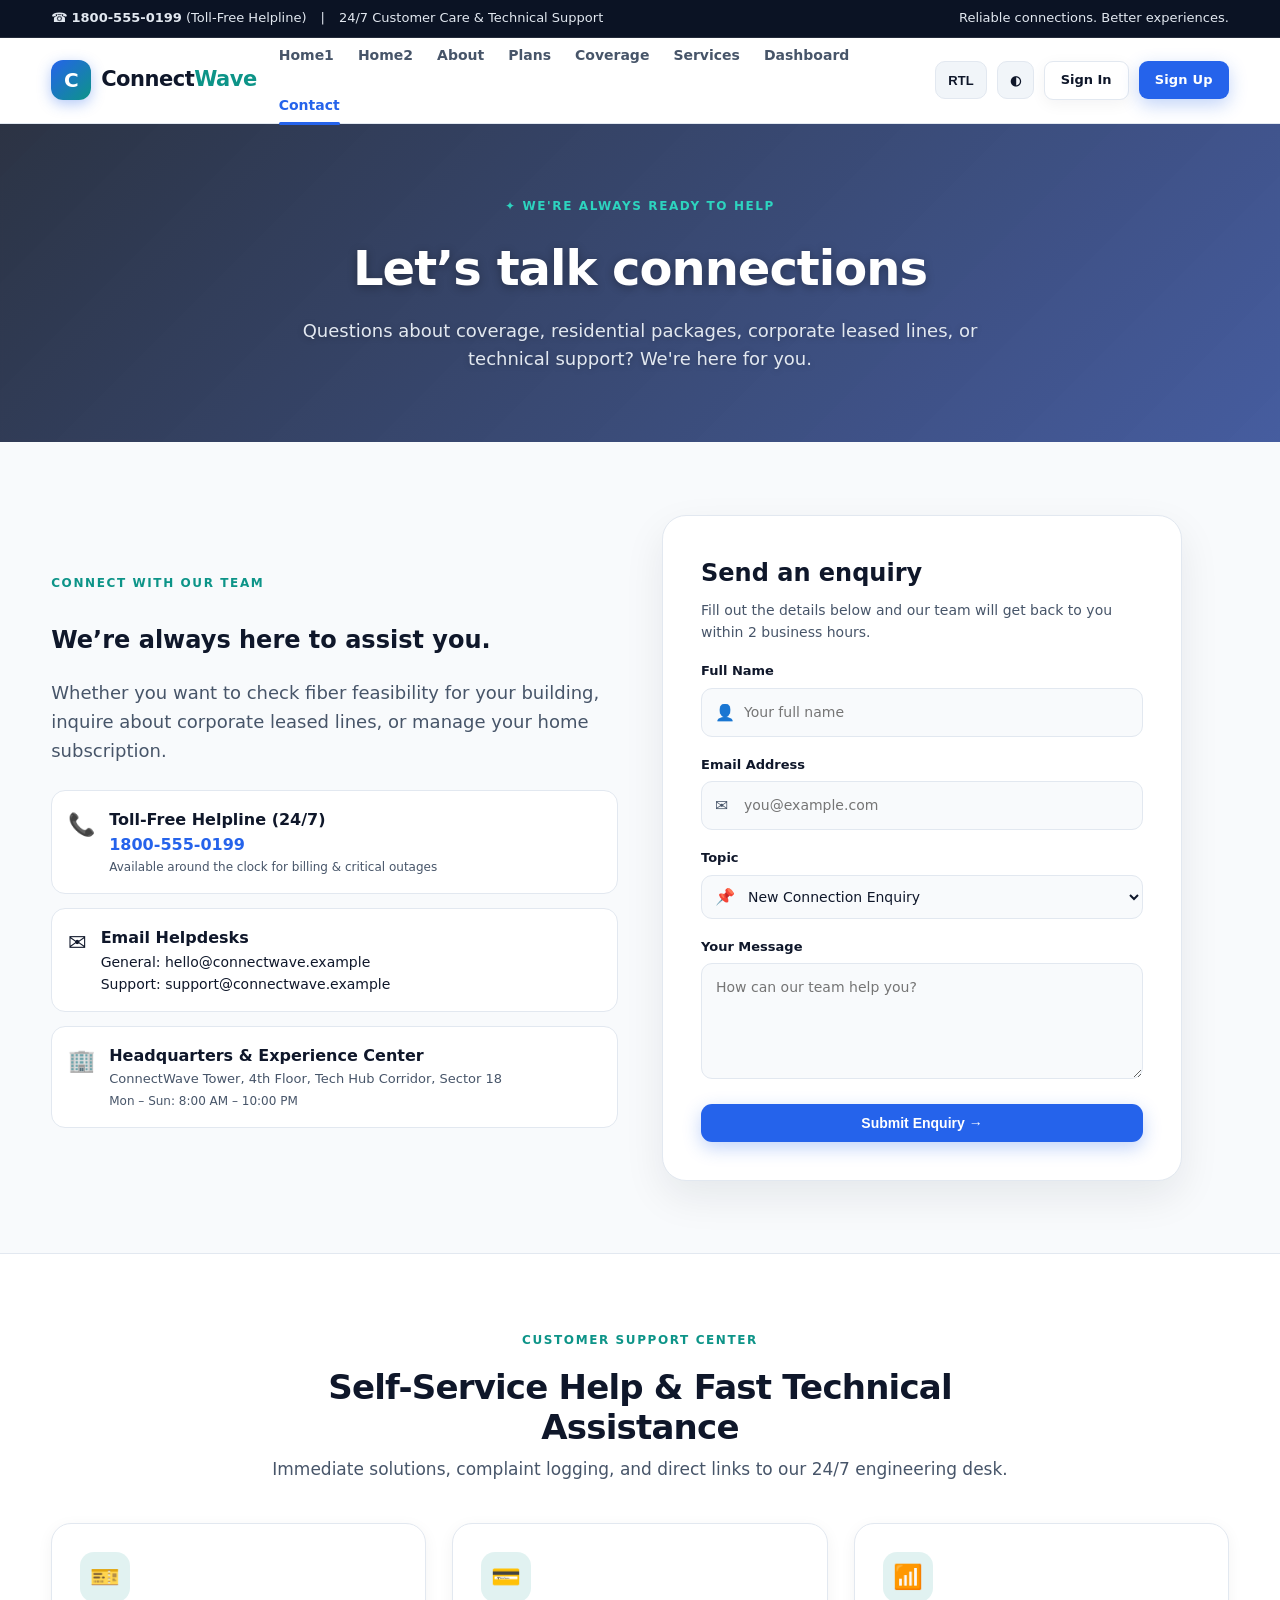
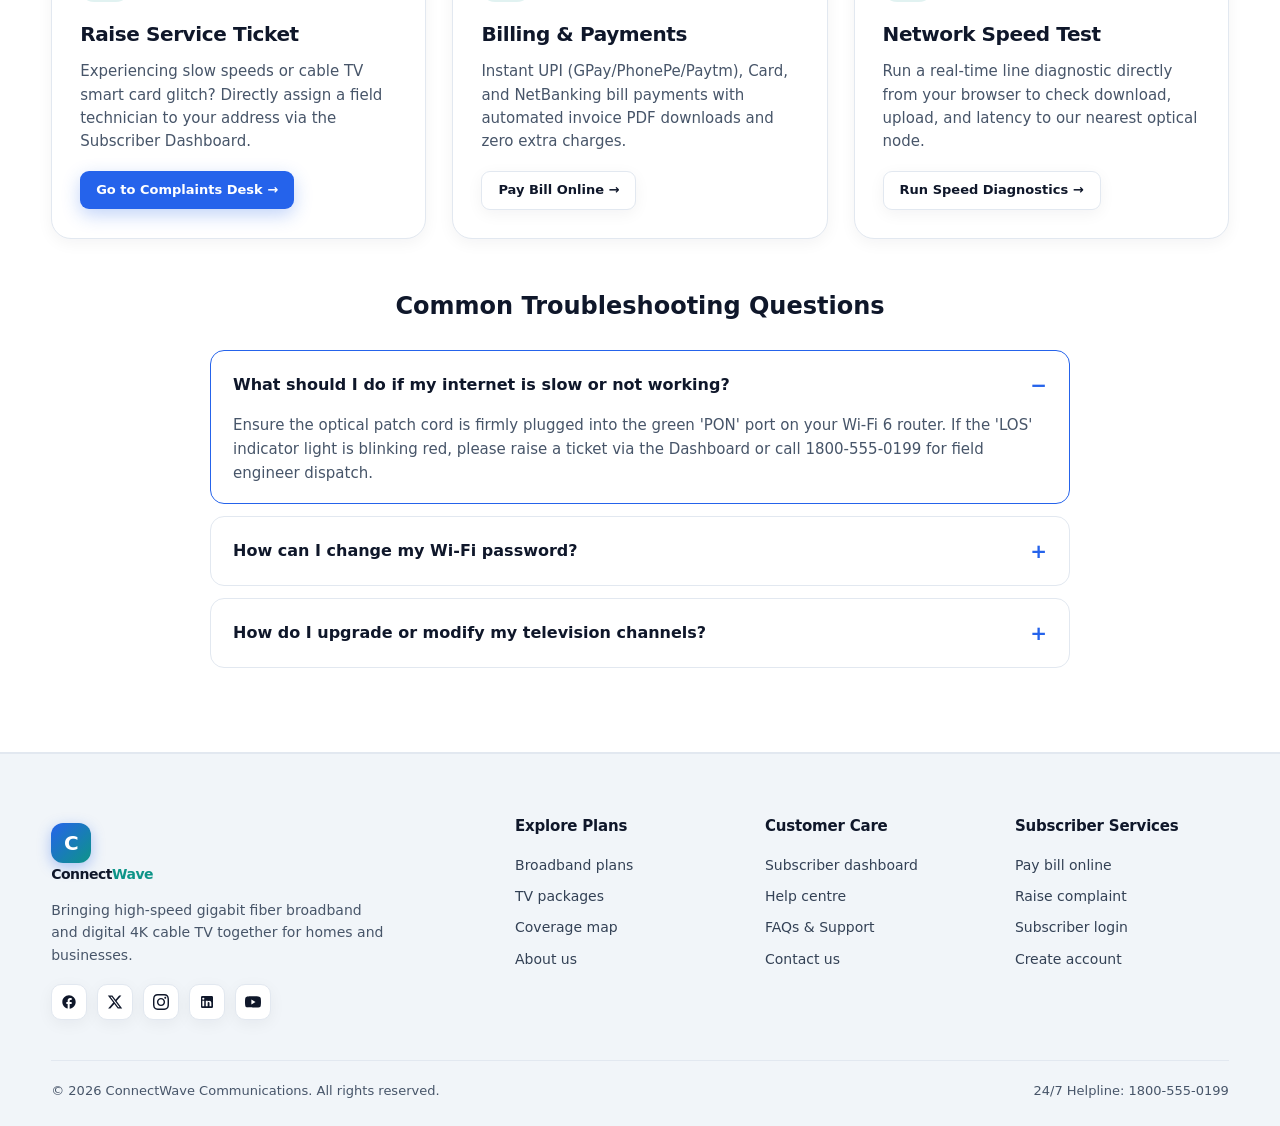
<file: contact.html>
<!doctype html>
<html lang="en">

<head>
  <meta charset="utf-8">
  <meta name="viewport" content="width=device-width,initial-scale=1">
  <meta name="description"
    content="Contact ConnectWave - Sales enquiries, corporate connectivity, customer care desk, and technical support.">
  <title>Contact &amp; Support Desk | ConnectWave Telecom</title>
  <link rel="icon" href="favicon.svg" type="image/svg+xml">
  <link rel="stylesheet" href="assets/style.css?v=6.0">
  <style>
    @media (max-width: 1024px) {
      .navlinks {
        display: none;
        position: absolute;
        top: 100%;
        left: 0;
        right: 0;
        background: var(--surface);
        border-bottom: 2px solid var(--line);
        box-shadow: var(--shadow-lg);
        flex-direction: column !important;
        flex-wrap: nowrap !important;
        padding: 16px 20px 22px;
        gap: 6px;
        z-index: 150;
        width: 100%;
        box-sizing: border-box;
        max-height: calc(100vh - 74px);
        overflow-y: auto !important;
        overflow-x: hidden !important;
        -webkit-overflow-scrolling: touch;
      }
      .navlinks.open {
        display: flex !important;
        flex-direction: column !important;
        flex-wrap: nowrap !important;
      }
      .navlinks > a {
        display: block !important;
        width: 100% !important;
        box-sizing: border-box !important;
        order: 1 !important;
        flex-shrink: 0 !important;
      }
      .nav-menu-actions {
        display: flex !important;
        flex-direction: column !important;
        flex-wrap: nowrap !important;
        width: 100% !important;
        box-sizing: border-box !important;
        order: 999 !important;
        margin-top: 14px !important;
        padding-top: 16px !important;
        padding-bottom: 6px !important;
        border-top: 1px solid var(--line) !important;
        flex-shrink: 0 !important;
      }
      .nav-desktop-actions,
      .nav-desktop-item,
      .navactions > button:not(.hamburger-btn),
      .navactions > a,
      .navactions .iconbtn:not(.hamburger-btn),
      .navactions .btn {
        display: none !important;
      }
      .hamburger-btn {
        display: inline-flex !important;
      }
    }
  </style>
</head>

<body>

  <!-- Topbar -->
  <div class="topbar">
    <div class="container">
      <div class="topbar-left">
        <span>☎ <strong>1800-555-0199</strong> (Toll-Free Helpline)</span>
        <span>|</span>
        <span>24/7 Customer Care &amp; Technical Support</span>
      </div>
      <div class="topbar-right">
        <span>Reliable connections. Better experiences.</span>
      </div>
    </div>
  </div>

  <!-- Navbar -->
  <header class="navbar">
    <div class="container navinner">
      <a class="brand" href="index.html">
        <span class="logo">C</span>
        <span>Connect<span style="color:var(--accent)">Wave</span></span>
      </a>
      <nav class="navlinks" id="navlinks">
        <a href="index.html">Home1</a>
        <a href="Home2.html">Home2</a>
        <a href="about.html">About</a>
        <a href="plans.html">Plans</a>
        <a href="coverage.html">Coverage</a>
        <a href="services.html">Services</a>
        <a href="dashboard.html">Dashboard</a>
        <a class="active" href="contact.html">Contact</a>

        <!-- Mobile & Tab Actions Inside Hamburger (RTL, Theme & Sign In/Up Buttons) -->
        <div class="nav-menu-actions">
          <div class="nav-menu-tools">
            <button type="button" class="iconbtn" onclick="toggleRTL()" aria-label="Toggle text direction">
              <span>🌐</span> <span>RTL</span>
            </button>
            <button type="button" class="iconbtn" onclick="toggleTheme()" aria-label="Toggle theme">
              <span>◐</span> <span>Theme</span>
            </button>
          </div>
          <div class="nav-menu-auth">
            <a href="login.html" class="btn secondary small">Sign In</a>
            <a href="signup.html" class="btn small nav-signup-btn">Sign Up</a>
          </div>
        </div>
      </nav>
      <div class="navactions">
        <div class="nav-desktop-actions">
          <button class="iconbtn" onclick="toggleRTL()" aria-label="Toggle text direction">RTL</button>
          <button class="iconbtn" onclick="toggleTheme()" aria-label="Toggle theme">◐</button>
          <a href="login.html" class="btn secondary small">Sign In</a>
          <a href="signup.html" class="btn small nav-signup-btn">Sign Up</a>
        </div>
        <button class="hamburger-btn" onclick="toggleMobileMenu()" aria-label="Toggle navigation menu" aria-expanded="false">☰</button>
      </div>
    </div>
  </header>

  <main>
    <!-- Page Hero with Relevant Telecommunications Office Background -->
    <section class="page-hero"
      style="background-image:url('https://images.unsplash.com/photo-1486406146926-c627a92ad1ab?auto=format&fit=crop&w=1400&q=85')">
      <div class="container">
        <span class="eyebrow" style="color:#2dd4bf">✦ We're Always Ready to Help</span>
        <h1>Let’s talk connections</h1>
        <p>Questions about coverage, residential packages, corporate leased lines, or technical support? We're here for
          you.</p>
      </div>
    </section>

    <!-- Section 1: Contact Enquiry Form & Corporate Details -->
    <section class="section">
      <div class="container two-col">
        <div>
          <span class="eyebrow">Connect with our team</span>
          <h2>We’re always here to assist you.</h2>
          <p class="lead">
            Whether you want to check fiber feasibility for your building, inquire about corporate leased lines, or
            manage your home subscription.
          </p>

          <div style="display:flex;flex-direction:column;gap:14px;margin-top:24px">
            <div
              style="display:flex;align-items:flex-start;gap:14px;padding:16px;background:var(--surface);border:1px solid var(--line);border-radius:14px">
              <span style="font-size:22px">📞</span>
              <div>
                <strong style="color:var(--text)">Toll-Free Helpline (24/7)</strong>
                <div style="color:var(--primary);font-weight:750;font-size:16px">1800-555-0199</div>
                <div style="font-size:12px;color:var(--muted)">Available around the clock for billing &amp; critical
                  outages</div>
              </div>
            </div>

            <div
              style="display:flex;align-items:flex-start;gap:14px;padding:16px;background:var(--surface);border:1px solid var(--line);border-radius:14px">
              <span style="font-size:22px">✉</span>
              <div>
                <strong style="color:var(--text)">Email Helpdesks</strong>
                <div style="color:var(--text);font-size:14px">General: hello@connectwave.example</div>
                <div style="color:var(--text);font-size:14px">Support: support@connectwave.example</div>
              </div>
            </div>

            <div
              style="display:flex;align-items:flex-start;gap:14px;padding:16px;background:var(--surface);border:1px solid var(--line);border-radius:14px">
              <span style="font-size:22px">🏢</span>
              <div>
                <strong style="color:var(--text)">Headquarters &amp; Experience Center</strong>
                <div style="color:var(--muted);font-size:13px">ConnectWave Tower, 4th Floor, Tech Hub Corridor, Sector
                  18</div>
                <div style="font-size:12px;color:var(--muted);margin-top:2px">Mon – Sun: 8:00 AM – 10:00 PM</div>
              </div>
            </div>
          </div>
        </div>

        <form class="form-wrap" data-demo-form style="margin:0">
          <h2 style="margin:0 0 6px">Send an enquiry</h2>
          <p style="margin:0 0 16px;color:var(--muted);font-size:14px">Fill out the details below and our team will get
            back to you within 2 business hours.</p>
          <div class="notice"></div>

          <div class="field">
            <label>Full Name</label>
            <div class="input-with-icon">
              <span class="input-icon-left">👤</span>
              <input required placeholder="Your full name">
            </div>
          </div>

          <div class="field">
            <label>Email Address</label>
            <div class="input-with-icon">
              <span class="input-icon-left">✉</span>
              <input type="email" required placeholder="you@example.com">
            </div>
          </div>

          <div class="field">
            <label>Topic</label>
            <div class="input-with-icon">
              <span class="input-icon-left">📌</span>
              <select>
                <option>New Connection Enquiry</option>
                <option>Broadband Technical Support</option>
                <option>Cable TV Package Enquiry</option>
                <option>Billing &amp; Invoice Assistance</option>
                <option>Society / Commercial Bulk Feasibility</option>
              </select>
            </div>
          </div>

          <div class="field">
            <label>Your Message</label>
            <textarea rows="4" required placeholder="How can our team help you?"></textarea>
          </div>

          <button class="btn" style="width:100%">Submit Enquiry &rarr;</button>
        </form>
      </div>
    </section>

    <!-- Section 2: SUPPORT PLACED AS A SECTION INSIDE CONTACT PAGE (Requirement 12) -->
    <section class="section alt" id="support">
      <div class="container">
        <div class="section-head">
          <span class="eyebrow">Customer Support Center</span>
          <h2>Self-Service Help &amp; Fast Technical Assistance</h2>
          <p>Immediate solutions, complaint logging, and direct links to our 24/7 engineering desk.</p>
        </div>

        <div class="grid">
          <div class="card" style="padding:28px">
            <div class="feature-icon">🎫</div>
            <h3>Raise Service Ticket</h3>
            <p>Experiencing slow speeds or cable TV smart card glitch? Directly assign a field technician to your
              address via the Subscriber Dashboard.</p>
            <div style="margin-top:18px">
              <a href="dashboard.html" class="btn small">Go to Complaints Desk &rarr;</a>
            </div>
          </div>

          <div class="card" style="padding:28px">
            <div class="feature-icon">💳</div>
            <h3>Billing &amp; Payments</h3>
            <p>Instant UPI (GPay/PhonePe/Paytm), Card, and NetBanking bill payments with automated invoice PDF downloads
              and zero extra charges.</p>
            <div style="margin-top:18px">
              <a href="dashboard.html" class="btn secondary small">Pay Bill Online &rarr;</a>
            </div>
          </div>

          <div class="card" style="padding:28px">
            <div class="feature-icon">📶</div>
            <h3>Network Speed Test</h3>
            <p>Run a real-time line diagnostic directly from your browser to check download, upload, and latency to our
              nearest optical node.</p>
            <div style="margin-top:18px">
              <a href="dashboard.html" class="btn secondary small">Run Speed Diagnostics &rarr;</a>
            </div>
          </div>
        </div>

        <!-- Quick FAQs inside Contact Support Section -->
        <div style="margin-top:48px">
          <div class="section-head" style="margin-bottom:24px">
            <h3 style="font-size:24px;margin:0 0 6px">Common Troubleshooting Questions</h3>
          </div>
          <div class="faq">
            <details open>
              <summary>What should I do if my internet is slow or not working?</summary>
              <p>Ensure the optical patch cord is firmly plugged into the green 'PON' port on your Wi-Fi 6 router. If
                the 'LOS' indicator light is blinking red, please raise a ticket via the Dashboard or call 1800-555-0199
                for field engineer dispatch.</p>
            </details>
            <details>
              <summary>How can I change my Wi-Fi password?</summary>
              <p>Open your browser and navigate to 192.168.1.1, sign in with your default router credentials (printed
                under the ONT router), and update your SSID and WPA3 security key.</p>
            </details>
            <details>
              <summary>How do I upgrade or modify my television channels?</summary>
              <p>Log in to the Subscriber Dashboard, navigate to "My Plan &amp; Add-ons", and select additional sports,
                movie, or regional language bouquets in 1 click.</p>
            </details>
          </div>
        </div>
      </div>
    </section>
  </main>

  <!-- Footer (Identical Brand Name with Navbar) -->
  <footer class="footer">
    <div class="container">
      <div class="footer-grid">
        <div class="footer-brand-wrap">
          <a class="brand" href="index.html">
            <span class="logo">C</span>
            <span>Connect<span style="color:var(--accent)">Wave</span></span>
          </a>
          <p>Bringing high-speed gigabit fiber broadband and digital 4K cable TV together for homes and businesses.</p>
          <div class="footer-social">
            <a href="https://facebook.com" target="_blank" rel="noopener" class="footer-social-link"
              aria-label="Facebook">
              <svg width="16" height="16" fill="currentColor" viewBox="0 0 24 24">
                <path
                  d="M22 12c0-5.52-4.48-10-10-10S2 6.48 2 12c0 4.84 3.44 8.87 8 9.8V15H8v-3h2V9.5C10 7.57 11.57 6 13.5 6H16v3h-2c-.55 0-1 .45-1 1v2h3v3h-3v6.95c5.05-.5 9-4.76 9-9.95z" />
              </svg>
            </a>
            <a href="https://x.com" target="_blank" rel="noopener" class="footer-social-link" aria-label="X (Twitter)">
              <svg width="16" height="16" fill="currentColor" viewBox="0 0 24 24">
                <path
                  d="M18.244 2.25h3.308l-7.227 8.26 8.502 11.24H16.17l-5.214-6.817L4.99 21.75H1.68l7.73-8.835L1.254 2.25H8.08l4.713 6.231zm-1.161 17.52h1.833L7.084 4.126H5.117z" />
              </svg>
            </a>
            <a href="https://instagram.com" target="_blank" rel="noopener" class="footer-social-link"
              aria-label="Instagram">
              <svg width="16" height="16" fill="currentColor" viewBox="0 0 24 24">
                <path
                  d="M12 2.163c3.204 0 3.584.012 4.85.07 3.252.148 4.771 1.691 4.919 4.919.058 1.265.069 1.645.069 4.849 0 3.205-.012 3.584-.069 4.849-.149 3.225-1.664 4.771-4.919 4.919-1.266.058-1.644.07-4.85.07-3.204 0-3.584-.012-4.849-.07-3.26-.149-4.771-1.699-4.919-4.92-.058-1.265-.07-1.644-.07-4.849 0-3.204.013-3.583.07-4.849.149-3.227 1.664-4.771 4.919-4.919 1.266-.057 1.645-.069 4.849-.069zm0-2.163c-3.259 0-3.667.014-4.947.072-4.358.2-6.78 2.618-6.98 6.98-.059 1.281-.073 1.689-.073 4.948 0 3.259.014 3.668.072 4.948.2 4.358 2.618 6.78 6.98 6.98 1.281.058 1.689.072 4.948.072 3.259 0 3.668-.014 4.948-.072 4.354-.2 6.782-2.618 6.979-6.98.059-1.28.073-1.689.073-4.948 0-3.259-.014-3.667-.072-4.947-.196-4.354-2.617-6.78-6.979-6.98-1.281-.059-1.69-.073-4.949-.073zm0 5.838c-3.403 0-6.162 2.759-6.162 6.162s2.759 6.163 6.162 6.163 6.162-2.759 6.162-6.163c0-3.403-2.759-6.162-6.162-6.162zm0 10.162c-2.209 0-4-1.79-4-4 0-2.209 1.791-4 4-4s4 1.791 4 4c0 2.21-1.791 4-4 4zm6.406-11.845c-.796 0-1.441.645-1.441 1.44s.645 1.44 1.441 1.44c.795 0 1.439-.645 1.439-1.44s-.644-1.44-1.439-1.44z" />
              </svg>
            </a>
            <a href="https://linkedin.com" target="_blank" rel="noopener" class="footer-social-link"
              aria-label="LinkedIn">
              <svg width="16" height="16" fill="currentColor" viewBox="0 0 24 24">
                <path
                  d="M19 3a2 2 0 0 1 2 2v14a2 2 0 0 1-2 2H5a2 2 0 0 1-2-2V5a2 2 0 0 1 2-2h14m-.5 15.5v-5.3a3.26 3.26 0 0 0-3.26-3.26c-.85 0-1.84.52-2.28 1.3v-1.11h-2.79v8.37h2.79v-4.93c0-.77.62-1.4 1.39-1.4a1.4 1.4 0 0 1 1.4 1.4v4.93h2.75M6.46 8.76a1.65 1.65 0 1 0 0-3.3 1.65 1.65 0 0 0 0 3.3m1.4 9.74v-8.37H5.06v8.37z" />
              </svg>
            </a>
            <a href="https://youtube.com" target="_blank" rel="noopener" class="footer-social-link"
              aria-label="YouTube">
              <svg width="16" height="16" fill="currentColor" viewBox="0 0 24 24">
                <path
                  d="M23.498 6.186a3.016 3.016 0 0 0-2.122-2.136C19.505 3.545 12 3.545 12 3.545s-7.505 0-9.377.505A3.017 3.017 0 0 0 .502 6.186C0 8.07 0 12 0 12s0 3.93.502 5.814a3.016 3.016 0 0 0 2.122 2.136c1.871.505 9.376.505 9.376.505s7.505 0 9.377-.505a3.015 3.015 0 0 0 2.122-2.136C24 15.93 24 12 24 12s0-3.93-.502-5.814zM9.545 15.568V8.432L15.818 12l-6.273 3.568z" />
              </svg>
            </a>
          </div>
        </div>
        <div>
          <h4>Explore Plans</h4>
          <a href="plans.html">Broadband plans</a>
          <a href="services.html">TV packages</a>
          <a href="coverage.html">Coverage map</a>
          <a href="about.html">About us</a>
        </div>
        <div>
          <h4>Customer Care</h4>
          <a href="dashboard.html">Subscriber dashboard</a>
          <a href="support.html">Help centre</a>
          <a href="contact.html#support">FAQs &amp; Support</a>
          <a href="contact.html">Contact us</a>
        </div>
        <div>
          <h4>Subscriber Services</h4>
          <a href="dashboard.html">Pay bill online</a>
          <a href="dashboard.html">Raise complaint</a>
          <a href="login.html">Subscriber login</a>
          <a href="signup.html">Create account</a>
        </div>
      </div>
      <div class="copyright">
        <span>&copy; 2026 ConnectWave Communications. All rights reserved.</span>
        <span>24/7 Helpline: 1800-555-0199</span>
      </div>
    </div>
  </footer>

  <!-- Back to Top Button -->
  <button class="back-to-top" id="backToTop" onclick="scrollToTop()" aria-label="Back to top">↑</button>

  <script src="assets/app.js"></script>
</body>

</html>
</file>
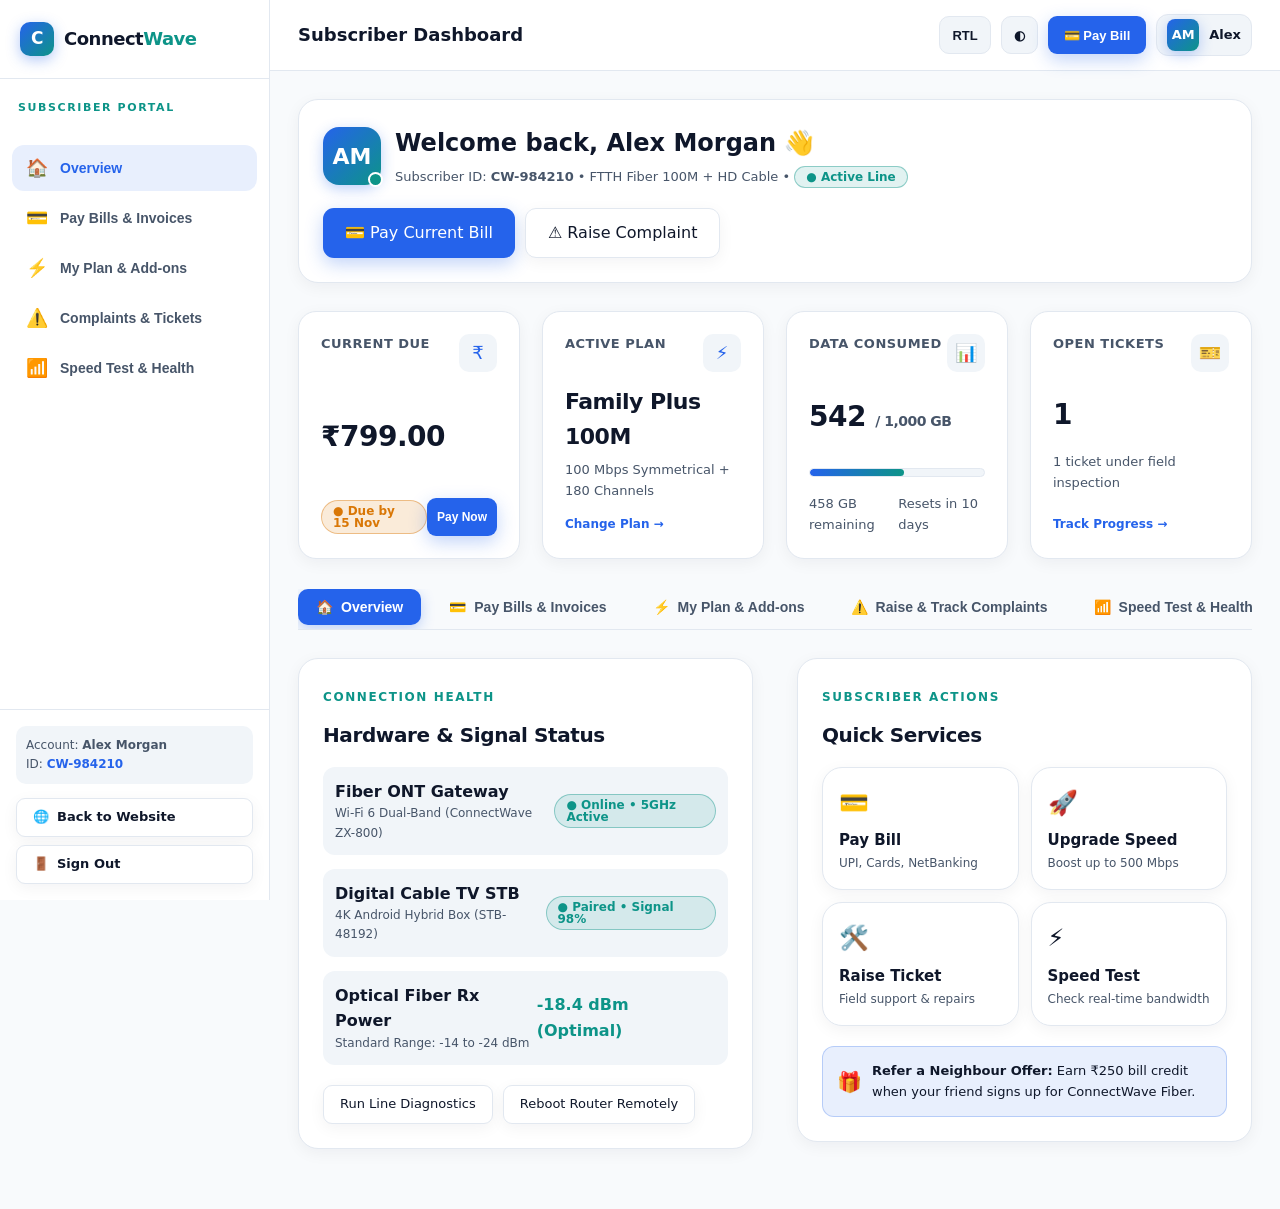
<file: dashboard.html>
<!doctype html>
<html lang="en">
<head>
  <meta charset="utf-8">
  <meta name="viewport" content="width=device-width,initial-scale=1">
  <meta name="description" content="ConnectWave Subscriber Portal - Pay bills, view broadband and TV plans, and raise service complaints.">
  <title>Subscriber Dashboard | ConnectWave Portal</title>
  <link rel="icon" href="favicon.svg" type="image/svg+xml">
  <link rel="stylesheet" href="assets/style.css">
</head>
<body style="background:var(--bg)">

<!-- Dedicated Dashboard SaaS Layout (Requirement 17: Navbar & Footer Removed in all devices) -->
<div class="dash-app-layout">
  <!-- Dedicated Sidebar Menu -->
  <aside class="dash-sidebar" id="dashSidebar">
    <div class="dash-sidebar-header">
      <a class="brand" href="index.html" style="font-size:18px">
        <span class="logo" style="width:34px;height:34px;font-size:17px;border-radius:10px">C</span>
        <span>Connect<span style="color:var(--accent)">Wave</span></span>
      </a>
      <button class="iconbtn dash-sidebar-toggle" onclick="toggleDashSidebar()" aria-label="Close sidebar" style="min-height:32px;padding:4px 8px">✕</button>
    </div>

    <div style="padding:14px 18px 4px">
      <span class="eyebrow" style="font-size:11px">Subscriber Portal</span>
    </div>

    <nav class="dash-sidebar-menu">
      <button class="dash-sidebar-item active" data-tab="overview" onclick="switchDashTab('overview')">
        <span style="font-size:18px">🏠</span>
        <span>Overview</span>
      </button>

      <button class="dash-sidebar-item" data-tab="bills" onclick="switchDashTab('bills')">
        <span style="font-size:18px">💳</span>
        <span>Pay Bills &amp; Invoices</span>
      </button>

      <button class="dash-sidebar-item" data-tab="plans" onclick="switchDashTab('plans')">
        <span style="font-size:18px">⚡</span>
        <span>My Plan &amp; Add-ons</span>
      </button>

      <button class="dash-sidebar-item" data-tab="complaints" onclick="switchDashTab('complaints')">
        <span style="font-size:18px">⚠️</span>
        <span>Complaints &amp; Tickets</span>
      </button>

      <button class="dash-sidebar-item" data-tab="diagnostics" onclick="switchDashTab('diagnostics')">
        <span style="font-size:18px">📶</span>
        <span>Speed Test &amp; Health</span>
      </button>
    </nav>

    <div class="dash-sidebar-footer">
      <div style="padding:10px;background:var(--surface-alt);border-radius:10px;font-size:12px;color:var(--muted);margin-bottom:6px">
        <div>Account: <strong>Alex Morgan</strong></div>
        <div>ID: <strong style="color:var(--primary)">CW-984210</strong></div>
      </div>
      <a href="index.html" class="btn secondary small" style="width:100%;box-sizing:border-box;justify-content:flex-start">
        <span>🌐</span> Back to Website
      </a>
      <a href="login.html" class="btn secondary small" style="width:100%;box-sizing:border-box;justify-content:flex-start">
        <span>🚪</span> Sign Out
      </a>
    </div>
  </aside>

  <!-- Main Content Area -->
  <div class="dash-main-area">
    <!-- Dedicated Dashboard Header Bar -->
    <header class="dash-topbar">
      <div class="dash-topbar-left">
        <button class="iconbtn dash-sidebar-toggle" onclick="toggleDashSidebar()" aria-label="Toggle navigation menu">☰</button>
        <span style="font-size:18px;font-weight:850;color:var(--text)">Subscriber Dashboard</span>
      </div>

      <div class="dash-topbar-right">
        <button class="iconbtn" onclick="toggleRTL()" aria-label="Toggle text direction">RTL</button>
        <button class="iconbtn" onclick="toggleTheme()" aria-label="Toggle theme">◐</button>
        <button class="btn small" onclick="openPayModal()">💳 Pay Bill</button>
        <div style="display:flex;align-items:center;gap:10px;padding:4px 10px;background:var(--surface-alt);border-radius:12px;border:1px solid var(--line)">
          <div class="user-avatar" style="width:32px;height:32px;font-size:13px;border-radius:8px">AM</div>
          <span style="font-weight:750;font-size:13px;color:var(--text)">Alex</span>
        </div>
      </div>
    </header>

    <main class="dash-content">
      <!-- Subscriber Profile Banner (Requirement 33: Icon & user avatar placed properly in mobile view) -->
      <section class="card" style="padding:24px;margin-bottom:28px">
        <div class="dash-user-row">
          <div class="dash-user-meta" style="display:flex;align-items:center;gap:14px">
            <div class="user-avatar" style="flex-shrink:0">
              AM
              <span class="online-dot" title="Active Connection"></span>
            </div>
            <div class="dash-user-name">
              <h2 style="color:var(--text);font-weight:850;margin:0 0 4px">Welcome back, Alex Morgan 👋</h2>
              <p style="color:var(--muted);margin:0;font-size:13px">
                Subscriber ID: <strong>CW-984210</strong> &bull;
                FTTH Fiber 100M + HD Cable &bull;
                <span class="badge badge-success">● Active Line</span>
              </p>
            </div>
          </div>
          <div style="display:flex;gap:10px;flex-wrap:wrap">
            <button class="btn" onclick="openPayModal()">💳 Pay Current Bill</button>
            <button class="btn secondary" onclick="switchDashTab('complaints')">⚠️ Raise Complaint</button>
          </div>
        </div>
      </section>

      <!-- 4 High-Level Metric Cards -->
      <div class="dash-stat-grid">
        <!-- Stat 1: Current Bill -->
        <div class="stat-box">
          <div class="stat-box-head">
            <span class="stat-box-title">Current Due</span>
            <div class="stat-box-icon">₹</div>
          </div>
          <div class="stat-box-value" id="statCurrentBill">₹799.00</div>
          <div style="display:flex;justify-content:space-between;align-items:center">
            <span class="badge badge-warning" id="statBillBadge">● Due by 15 Nov</span>
            <button class="btn small" id="cardPayBtn" onclick="openPayModal()" style="padding:4px 10px;font-size:12px">Pay Now</button>
          </div>
        </div>

        <!-- Stat 2: Active Plan -->
        <div class="stat-box">
          <div class="stat-box-head">
            <span class="stat-box-title">Active Plan</span>
            <div class="stat-box-icon">⚡</div>
          </div>
          <div class="stat-box-value" style="font-size:22px">Family Plus 100M</div>
          <div class="stat-box-sub">100 Mbps Symmetrical + 180 Channels</div>
          <div style="margin-top:8px">
            <a href="javascript:void(0)" onclick="switchDashTab('plans')" style="color:var(--primary);font-size:12px;font-weight:750">Change Plan &rarr;</a>
          </div>
        </div>

        <!-- Stat 3: High-Speed Data Meter -->
        <div class="stat-box">
          <div class="stat-box-head">
            <span class="stat-box-title">Data Consumed</span>
            <div class="stat-box-icon">📊</div>
          </div>
          <div class="stat-box-value">542 <small style="font-size:14px;color:var(--muted)">/ 1,000 GB</small></div>
          <div class="progress-wrap">
            <div class="progress-bar"><div class="progress-fill" style="width:54%"></div></div>
          </div>
          <div class="stat-box-sub" style="display:flex;justify-content:space-between">
            <span>458 GB remaining</span>
            <span>Resets in 10 days</span>
          </div>
        </div>

        <!-- Stat 4: Support & Complaints -->
        <div class="stat-box">
          <div class="stat-box-head">
            <span class="stat-box-title">Open Tickets</span>
            <div class="stat-box-icon">🎫</div>
          </div>
          <div class="stat-box-value" id="statOpenTickets">1</div>
          <div class="stat-box-sub">1 ticket under field inspection</div>
          <div style="margin-top:8px">
            <a href="javascript:void(0)" onclick="switchDashTab('complaints')" style="color:var(--primary);font-size:12px;font-weight:750">Track Progress &rarr;</a>
          </div>
        </div>
      </div>

      <!-- Dashboard Tabs Quick Navigation Strip -->
      <div class="dash-tabs">
        <button class="dash-tab-btn active" data-tab="overview" onclick="switchDashTab('overview')">
          <span>🏠</span> Overview
        </button>
        <button class="dash-tab-btn" data-tab="bills" onclick="switchDashTab('bills')">
          <span>💳</span> Pay Bills &amp; Invoices
        </button>
        <button class="dash-tab-btn" data-tab="plans" onclick="switchDashTab('plans')">
          <span>⚡</span> My Plan &amp; Add-ons
        </button>
        <button class="dash-tab-btn" data-tab="complaints" onclick="switchDashTab('complaints')">
          <span>⚠️</span> Raise &amp; Track Complaints
        </button>
        <button class="dash-tab-btn" data-tab="diagnostics" onclick="switchDashTab('diagnostics')">
          <span>📶</span> Speed Test &amp; Health
        </button>
      </div>

      <!-- TAB 1: OVERVIEW PANEL (Requirement 15: Dark Theme Text 100% Visible) -->
      <div class="dash-panel active" id="panel-overview">
        <div class="two-col" style="align-items:start;margin-bottom:32px">
          <!-- Hardware & Connection Status -->
          <div class="card" style="padding:24px">
            <span class="eyebrow">Connection Health</span>
            <h3 style="margin:4px 0 16px">Hardware &amp; Signal Status</h3>
            
            <div style="display:flex;flex-direction:column;gap:14px">
              <div style="display:flex;justify-content:space-between;align-items:center;padding:12px;background:var(--surface-alt);border-radius:12px">
                <div>
                  <strong>Fiber ONT Gateway</strong>
                  <div style="font-size:12px;color:var(--muted)">Wi-Fi 6 Dual-Band (ConnectWave ZX-800)</div>
                </div>
                <span class="badge badge-success">● Online &bull; 5GHz Active</span>
              </div>

              <div style="display:flex;justify-content:space-between;align-items:center;padding:12px;background:var(--surface-alt);border-radius:12px">
                <div>
                  <strong>Digital Cable TV STB</strong>
                  <div style="font-size:12px;color:var(--muted)">4K Android Hybrid Box (STB-48192)</div>
                </div>
                <span class="badge badge-success">● Paired &bull; Signal 98%</span>
              </div>

              <div style="display:flex;justify-content:space-between;align-items:center;padding:12px;background:var(--surface-alt);border-radius:12px">
                <div>
                  <strong>Optical Fiber Rx Power</strong>
                  <div style="font-size:12px;color:var(--muted)">Standard Range: -14 to -24 dBm</div>
                </div>
                <strong style="color:var(--accent)">-18.4 dBm (Optimal)</strong>
              </div>
            </div>

            <div style="margin-top:20px;display:flex;gap:10px;flex-wrap:wrap">
              <button class="btn secondary small" onclick="switchDashTab('diagnostics')">Run Line Diagnostics</button>
              <button class="btn secondary small" onclick="showToast('Reboot signal sent to router. Link will refresh in 30s.')">Reboot Router Remotely</button>
            </div>
          </div>

          <!-- Quick Actions (Requirement 15: High contrast text in dark theme) -->
          <div class="card" style="padding:24px">
            <span class="eyebrow">Subscriber Actions</span>
            <h3 style="margin:4px 0 16px">Quick Services</h3>

            <div style="display:grid;grid-template-columns:1fr 1fr;gap:12px">
              <button class="card" onclick="openPayModal()" style="padding:16px;text-align:left;cursor:pointer;border:1px solid var(--line);background:var(--surface-card)">
                <div style="font-size:24px;margin-bottom:6px">💳</div>
                <strong style="color:var(--text);display:block;font-size:15px;margin-bottom:2px">Pay Bill</strong>
                <div style="font-size:12px;color:var(--muted)">UPI, Cards, NetBanking</div>
              </button>

              <button class="card" onclick="switchDashTab('plans')" style="padding:16px;text-align:left;cursor:pointer;border:1px solid var(--line);background:var(--surface-card)">
                <div style="font-size:24px;margin-bottom:6px">🚀</div>
                <strong style="color:var(--text);display:block;font-size:15px;margin-bottom:2px">Upgrade Speed</strong>
                <div style="font-size:12px;color:var(--muted)">Boost up to 500 Mbps</div>
              </button>

              <button class="card" onclick="switchDashTab('complaints')" style="padding:16px;text-align:left;cursor:pointer;border:1px solid var(--line);background:var(--surface-card)">
                <div style="font-size:24px;margin-bottom:6px">🛠️</div>
                <strong style="color:var(--text);display:block;font-size:15px;margin-bottom:2px">Raise Ticket</strong>
                <div style="font-size:12px;color:var(--muted)">Field support &amp; repairs</div>
              </button>

              <button class="card" onclick="switchDashTab('diagnostics')" style="padding:16px;text-align:left;cursor:pointer;border:1px solid var(--line);background:var(--surface-card)">
                <div style="font-size:24px;margin-bottom:6px">⚡</div>
                <strong style="color:var(--text);display:block;font-size:15px;margin-bottom:2px">Speed Test</strong>
                <div style="font-size:12px;color:var(--muted)">Check real-time bandwidth</div>
              </button>
            </div>

            <div style="margin-top:20px;background:var(--primary-light);border:1px solid rgba(37,99,235,0.25);padding:14px;border-radius:12px">
              <div style="display:flex;align-items:center;gap:10px">
                <span style="font-size:20px">🎁</span>
                <div style="font-size:13px;color:var(--text)">
                  <strong>Refer a Neighbour Offer:</strong> Earn ₹250 bill credit when your friend signs up for ConnectWave Fiber.
                </div>
              </div>
            </div>
          </div>
        </div>
      </div>

      <!-- TAB 2: BILLS & PAYMENTS PANEL -->
      <div class="dash-panel" id="panel-bills">
        <div class="two-col" style="align-items:start;margin-bottom:32px">
          <!-- Current Statement Summary -->
          <div class="card" style="padding:28px">
            <div style="display:flex;justify-content:space-between;align-items:center;margin-bottom:14px">
              <div>
                <span class="eyebrow">Current Invoice</span>
                <h3 style="margin:2px 0 0">Billing Statement #INV-2026-NOV</h3>
              </div>
              <span class="badge badge-warning">Due in 10 Days</span>
            </div>

            <div style="display:flex;justify-content:space-between;padding:10px 0;border-bottom:1px dashed var(--line);font-size:14px">
              <span>Billing Cycle</span>
              <strong>01 Nov 2026 – 30 Nov 2026</strong>
            </div>
            <div style="display:flex;justify-content:space-between;padding:10px 0;border-bottom:1px dashed var(--line);font-size:14px">
              <span>Base Fiber Broadband (100 Mbps Unlimited)</span>
              <span>₹649.00</span>
            </div>
            <div style="display:flex;justify-content:space-between;padding:10px 0;border-bottom:1px dashed var(--line);font-size:14px">
              <span>Digital Cable TV HD Pack (180+ Channels)</span>
              <span>₹150.00</span>
            </div>
            <div style="display:flex;justify-content:space-between;padding:10px 0;border-bottom:1px dashed var(--line);font-size:14px">
              <span>Wi-Fi 6 Router Rental</span>
              <span style="color:var(--accent);font-weight:750">₹0.00 (Free with Plan)</span>
            </div>
            <div style="display:flex;justify-content:space-between;padding:10px 0;border-bottom:1px dashed var(--line);font-size:14px">
              <span>GST &amp; Regulatory Charges (18%)</span>
              <span>Included</span>
            </div>
            <div style="display:flex;justify-content:space-between;padding-top:14px;margin-top:8px;border-top:2px solid var(--line);font-size:18px;font-weight:850">
              <span>Total Payable Amount</span>
              <span style="color:var(--primary)">₹799.00</span>
            </div>

            <div style="margin-top:22px;display:flex;gap:12px;flex-wrap:wrap">
              <button class="btn" style="flex:1" onclick="openPayModal()">💳 Pay ₹799.00 Now</button>
              <button class="btn secondary" onclick="downloadInvoice('INV-2026-NOV')">Download PDF</button>
            </div>
          </div>

          <!-- Auto-Pay Preferences -->
          <div class="card" style="padding:28px">
            <span class="eyebrow">Payment Preferences</span>
            <h3 style="margin:4px 0 16px">Automated Billing</h3>
            
            <p style="color:var(--muted);font-size:14px;margin-bottom:16px">
              Never miss a renewal date. Enable Auto-Debit via UPI Mandate or Credit Card for uninterrupted internet access.
            </p>

            <div style="display:flex;align-items:center;justify-content:space-between;padding:14px;background:var(--surface-alt);border-radius:12px;margin-bottom:14px">
              <div>
                <strong>Auto-Pay Mandate</strong>
                <div style="font-size:12px;color:var(--muted)">Deducts automatically on 14th of each month</div>
              </div>
              <label style="cursor:pointer;font-weight:750;color:var(--primary)">
                <input type="checkbox" checked onchange="showToast('Auto-pay preference updated!')"> Active
              </label>
            </div>

            <div style="font-size:13px;color:var(--muted);margin-bottom:16px">
              Primary Payment Instrument: <strong>HDFC Bank Credit Card (•••• 8821)</strong>
            </div>

            <button class="btn secondary small" onclick="openPayModal()">Change Payment Method</button>
          </div>
        </div>

        <!-- Previous Invoices Table -->
        <div class="section-head" style="text-align:left;margin-bottom:16px">
          <h3 style="margin:0 0 4px">Previous Billing History &amp; Receipts</h3>
          <p style="margin:0;font-size:14px">Download official invoices for tax and reimbursement purposes.</p>
        </div>

        <div class="table-wrap">
          <table class="data-table">
            <thead>
              <tr>
                <th>Invoice #</th>
                <th>Billing Period</th>
                <th>Amount</th>
                <th>Payment Date</th>
                <th>Status</th>
                <th>Action</th>
              </tr>
            </thead>
            <tbody id="invoiceTableBody">
              <tr>
                <td><strong>INV-2026-OCT</strong></td>
                <td>01 Oct - 31 Oct, 2026</td>
                <td>₹799.00</td>
                <td>12 Oct 2026</td>
                <td><span class="badge badge-success">● Paid (UPI)</span></td>
                <td><button class="btn secondary small" onclick="downloadInvoice('INV-2026-OCT')">Receipt 📄</button></td>
              </tr>
              <tr>
                <td><strong>INV-2026-SEP</strong></td>
                <td>01 Sep - 30 Sep, 2026</td>
                <td>₹799.00</td>
                <td>10 Sep 2026</td>
                <td><span class="badge badge-success">● Paid (Card)</span></td>
                <td><button class="btn secondary small" onclick="downloadInvoice('INV-2026-SEP')">Receipt 📄</button></td>
              </tr>
              <tr>
                <td><strong>INV-2026-AUG</strong></td>
                <td>01 Aug - 31 Aug, 2026</td>
                <td>₹799.00</td>
                <td>11 Aug 2026</td>
                <td><span class="badge badge-success">● Paid (NetBanking)</span></td>
                <td><button class="btn secondary small" onclick="downloadInvoice('INV-2026-AUG')">Receipt 📄</button></td>
              </tr>
            </tbody>
          </table>
        </div>
      </div>

      <!-- TAB 3: MY PLAN & ADD-ONS PANEL (Requirement 16: Center card tag aligned in middle) -->
      <div class="dash-panel" id="panel-plans">
        <div class="card" style="padding:28px;margin-bottom:32px;background:linear-gradient(120deg,var(--surface),var(--surface-alt));border:2px solid var(--primary)">
          <div style="display:flex;justify-content:space-between;align-items:flex-start;flex-wrap:wrap;gap:14px">
            <div>
              <span class="badge badge-primary">Current Active Subscription</span>
              <h2 style="margin:8px 0 4px">Family Plus Combo 100 Mbps</h2>
              <p style="color:var(--muted);margin:0">High-speed dual-band fiber internet with digital HD cable channels.</p>
            </div>
            <div style="text-align:right">
              <div class="price" style="margin:0">₹799<small> / month</small></div>
              <div style="font-size:12px;color:var(--muted)">Next billing renewal: 15 Nov 2026</div>
            </div>
          </div>

          <div class="grid" style="margin-top:24px">
            <div style="background:var(--surface);padding:14px;border-radius:12px;border:1px solid var(--line)">
              <div style="font-size:12px;color:var(--muted)">Speed Tier</div>
              <strong style="font-size:18px;color:var(--primary)">100 Mbps Symmetrical</strong>
            </div>
            <div style="background:var(--surface);padding:14px;border-radius:12px;border:1px solid var(--line)">
              <div style="font-size:12px;color:var(--muted)">Cable TV Package</div>
              <strong style="font-size:18px;color:var(--accent)">180+ Channels (55 HD)</strong>
            </div>
            <div style="background:var(--surface);padding:14px;border-radius:12px;border:1px solid var(--line)">
              <div style="font-size:12px;color:var(--muted)">Included OTT Passes</div>
              <strong style="font-size:16px">Disney+ Hotstar, SonyLIV, Zee5</strong>
            </div>
          </div>
        </div>

        <div class="section-head" style="text-align:left;margin-bottom:20px">
          <span class="eyebrow">Need More Speed?</span>
          <h3 style="margin:4px 0">Upgrade Your Plan Instantly</h3>
          <p style="margin:0;font-size:14px">Your plan upgrade takes effect immediately with pro-rated billing adjustment.</p>
        </div>

        <!-- 3-Card Grid with Center Card Tag in Middle (Requirement 16) -->
        <div class="grid">
          <article class="card plain-card">
            <span class="eyebrow">LIGHT USER</span>
            <h3>Essential 50</h3>
            <div class="price">₹499<small> / month</small></div>
            <p>Good for single users and basic web browsing.</p>
            <ul class="list">
              <li>50 Mbps Speed</li>
              <li>Unlimited Data</li>
              <li>Standard Support</li>
            </ul>
            <button class="btn secondary" onclick="showToast('Downgrade request scheduled for next billing cycle.')">Downgrade</button>
          </article>

          <article class="card plain-card featured">
            <!-- Center Card Tag Aligned in Middle -->
            <span class="featured-ribbon">CURRENT PLAN</span>
            <span class="eyebrow">POPULAR COMBO</span>
            <h3>Family Plus 100</h3>
            <div class="price">₹799<small> / month</small></div>
            <p>The perfect blend of entertainment and broadband.</p>
            <ul class="list">
              <li>100 Mbps Symmetrical</li>
              <li>180+ HD Cable Channels</li>
              <li>3 OTT Streaming Apps</li>
            </ul>
            <button class="btn secondary" disabled style="opacity:0.7">Currently Active</button>
          </article>

          <article class="card plain-card">
            <span class="eyebrow">TURBO STREAM</span>
            <h3>Ultra Entertainment</h3>
            <div class="price">₹1,299<small> / month</small></div>
            <p>For 4K multi-device homes, gaming, and sports fans.</p>
            <ul class="list">
              <li>200 Mbps Gigabit Speed</li>
              <li>250+ HD &amp; 4K Channels</li>
              <li>6 OTT Apps Included</li>
              <li>Zero Lag Priority Routing</li>
            </ul>
            <button class="btn" onclick="showToast('Upgrading to Ultra Entertainment! New speed active in 5 minutes.')">Upgrade to Ultra &rarr;</button>
          </article>
        </div>

        <div class="section-head" style="text-align:left;margin:40px 0 18px">
          <span class="eyebrow">Custom Add-ons</span>
          <h3 style="margin:4px 0">Booster Packs &amp; Channels</h3>
        </div>

        <div class="grid">
          <div class="card" style="padding:20px;display:flex;justify-content:space-between;align-items:center">
            <div>
              <strong>+200 GB High-Speed Data</strong>
              <div style="font-size:12px;color:var(--muted)">Valid until current cycle end</div>
              <strong style="color:var(--primary);margin-top:4px;display:block">₹99 one-time</strong>
            </div>
            <button class="btn small" onclick="showToast('Added 200 GB Booster to your line!')">Add</button>
          </div>

          <div class="card" style="padding:20px;display:flex;justify-content:space-between;align-items:center">
            <div>
              <strong>Live Sports HD Channel Pack</strong>
              <div style="font-size:12px;color:var(--muted)">12 Star &amp; Sony Sports HD channels</div>
              <strong style="color:var(--primary);margin-top:4px;display:block">₹75 / month</strong>
            </div>
            <button class="btn small" onclick="showToast('Sports HD Pack activated on Set-top Box!')">Add</button>
          </div>

          <div class="card" style="padding:20px;display:flex;justify-content:space-between;align-items:center">
            <div>
              <strong>Static Public IP Address</strong>
              <div style="font-size:12px;color:var(--muted)">Ideal for CCTV &amp; home servers</div>
              <strong style="color:var(--primary);margin-top:4px;display:block">₹199 / month</strong>
            </div>
            <button class="btn small" onclick="showToast('Static IP request submitted to network team.')">Add</button>
          </div>
        </div>
      </div>

      <!-- TAB 4: RAISE & TRACK COMPLAINTS PANEL -->
      <div class="dash-panel" id="panel-complaints">
        <div class="two-col" style="align-items:start;margin-bottom:32px">
          <!-- Raise Complaint Form -->
          <div class="card" style="padding:28px">
            <span class="eyebrow">Customer Care Support</span>
            <h3 style="margin:4px 0 8px">Raise a Service Complaint</h3>
            <p style="color:var(--muted);font-size:14px;margin-top:0">
              Facing an issue? Submit your complaint and our field engineers will troubleshoot or visit your premises.
            </p>

            <form onsubmit="submitNewComplaint(event)">
              <div class="field">
                <label>Issue Category</label>
                <div class="input-with-icon">
                  <span class="input-icon-left">⚠️</span>
                  <select name="category" required>
                    <option value="Broadband - No Internet Connection">Broadband - No Internet Connection</option>
                    <option value="Slow Speed &amp; High Ping">Slow Speed &amp; High Ping</option>
                    <option value="Wi-Fi Router Hardware Fault">Wi-Fi Router Hardware Fault</option>
                    <option value="Cable TV - Channel Signal Glitch / Scrambled">Cable TV - Channel Signal Glitch / Scrambled</option>
                    <option value="Billing / Payment Discrepancy">Billing / Payment Discrepancy</option>
                    <option value="Address Relocation Request">Address Relocation Request</option>
                  </select>
                </div>
              </div>

              <div style="display:grid;grid-template-columns:1fr 1fr;gap:12px">
                <div class="field">
                  <label>Urgency Level</label>
                  <select name="priority">
                    <option value="Standard">Standard (Within 24h)</option>
                    <option value="High">High (Within 6h)</option>
                    <option value="Critical">Critical (Immediate Line Down)</option>
                  </select>
                </div>

                <div class="field">
                  <label>Preferred Visit Slot</label>
                  <select name="slot">
                    <option value="Morning (9 AM - 1 PM)">Morning (9 AM - 1 PM)</option>
                    <option value="Afternoon (1 PM - 5 PM)">Afternoon (1 PM - 5 PM)</option>
                    <option value="Evening (5 PM - 8 PM)">Evening (5 PM - 8 PM)</option>
                  </select>
                </div>
              </div>

              <div class="field">
                <label>Describe the Problem</label>
                <textarea name="description" rows="3" placeholder="Please provide details (e.g. Red optical light blinking on router, specific channels not tuning, etc.)" required></textarea>
              </div>

              <div class="field">
                <label>Registered Phone Number</label>
                <div class="input-with-icon">
                  <span class="input-icon-left">📞</span>
                  <input type="tel" value="+91 98765 43210" required>
                </div>
              </div>

              <button class="btn" style="width:100%">Submit Complaint Ticket &rarr;</button>
            </form>
          </div>

          <!-- Active & Resolved Complaints List -->
          <div>
            <div class="section-head" style="text-align:left;margin-bottom:16px">
              <span class="eyebrow">Real-Time Tracking</span>
              <h3 style="margin:4px 0">Your Service Tickets</h3>
              <p style="margin:0;font-size:14px">Track resolution status and engineer dispatch live.</p>
            </div>

            <div id="complaintsListContainer">
              <!-- Rendered dynamically via app.js -->
            </div>

            <div style="background:var(--surface-alt);border:1px dashed var(--line);border-radius:14px;padding:16px;margin-top:16px;font-size:13px;color:var(--muted)">
              <strong>💡 Need immediate emergency assistance?</strong>
              <div>Call our 24/7 dedicated subscriber desk directly at <strong>1800-555-0199</strong> (Toll Free).</div>
            </div>
          </div>
        </div>
      </div>

      <!-- TAB 5: DIAGNOSTICS & SPEED TEST PANEL -->
      <div class="dash-panel" id="panel-diagnostics">
        <div class="two-col" style="align-items:start">
          <!-- Speed Test Card -->
          <div class="card" style="padding:32px;text-align:center">
            <span class="eyebrow">Live Speedometer</span>
            <h3 style="margin:6px 0 12px">Test Broadband Bandwidth</h3>
            <p style="color:var(--muted);font-size:14px;margin-top:0">Tests download and upload latency to ConnectWave Local Edge Node.</p>

            <div style="width:180px;height:180px;border-radius:50%;border:10px solid var(--line);border-top-color:var(--primary);border-right-color:var(--accent);margin:20px auto;display:grid;place-items:center;font-size:38px;font-weight:900;position:relative">
              <span id="speedValue">98.4</span>
              <span style="font-size:12px;position:absolute;bottom:26px;color:var(--muted)">Mbps</span>
            </div>

            <div style="display:flex;justify-content:center;gap:24px;margin-bottom:20px">
              <div>
                <div style="font-size:12px;color:var(--muted)">Ping Latency</div>
                <strong id="pingValue" style="font-size:18px;color:var(--accent)">7 ms</strong>
              </div>
              <div style="border-left:1px solid var(--line)"></div>
              <div>
                <div style="font-size:12px;color:var(--muted)">Upload Speed</div>
                <strong id="uploadValue" style="font-size:18px;color:var(--primary)">96.8 Mbps</strong>
              </div>
            </div>

            <button class="btn" id="runSpeedBtn" onclick="runSpeedTest()">Run Speed Test</button>
          </div>

          <!-- Line Health Diagnostics -->
          <div class="card" style="padding:28px">
            <span class="eyebrow">Network Self-Care</span>
            <h3 style="margin:4px 0 16px">Automated Line Test</h3>

            <div style="display:flex;flex-direction:column;gap:12px">
              <div style="padding:12px;background:var(--surface-alt);border-radius:10px;display:flex;justify-content:space-between">
                <span>Fiber Optical Link:</span>
                <span class="badge badge-success">✓ Synchronized</span>
              </div>
              <div style="padding:12px;background:var(--surface-alt);border-radius:10px;display:flex;justify-content:space-between">
                <span>DNS Resolution:</span>
                <span class="badge badge-success">✓ 1.1.1.1 / Responsive</span>
              </div>
              <div style="padding:12px;background:var(--surface-alt);border-radius:10px;display:flex;justify-content:space-between">
                <span>Packet Loss:</span>
                <strong style="color:var(--accent)">0.00% (Lossless)</strong>
              </div>
              <div style="padding:12px;background:var(--surface-alt);border-radius:10px;display:flex;justify-content:space-between">
                <span>Cable Set-Top Box Signal:</span>
                <span class="badge badge-success">✓ High SNR (38 dB)</span>
              </div>
            </div>

            <div style="margin-top:24px">
              <button class="btn secondary" style="width:100%" onclick="showToast('Self-care scan completed. All systems optimal!')">
                🔍 Run Complete Self-Diagnostic Scan
              </button>
            </div>
          </div>
        </div>
      </div>
    </main>
  </div>
</div>

<!-- Interactive Payment Modal -->
<div class="modal-overlay" id="paymentModal">
  <div class="modal-box">
    <button class="modal-close" onclick="closePayModal()" aria-label="Close modal">&times;</button>
    <div class="feature-icon" style="margin-bottom:8px">💳</div>
    <h2 style="margin:0 0 4px">Quick Bill Payment</h2>
    <p style="color:var(--muted);font-size:14px;margin-top:0">Pay your November 2026 invoice safely with instant confirmation.</p>

    <div style="background:var(--surface-alt);padding:14px;border-radius:12px;display:flex;justify-content:space-between;align-items:center;margin:16px 0">
      <div>
        <div style="font-size:12px;color:var(--muted)">Invoice Amount Due</div>
        <strong style="font-size:22px;color:var(--text)">₹799.00</strong>
      </div>
      <span class="badge badge-primary">CW-984210</span>
    </div>

    <label style="font-size:13px;font-weight:750">Select Payment Method</label>
    <div class="pay-methods">
      <div class="pay-method-btn selected" onclick="selectPaymentMethod('UPI', this)">
        <div style="font-size:18px">📱</div>
        UPI / GPay
      </div>
      <div class="pay-method-btn" onclick="selectPaymentMethod('Card', this)">
        <div style="font-size:18px">💳</div>
        Debit / Credit
      </div>
      <div class="pay-method-btn" onclick="selectPaymentMethod('NetBanking', this)">
        <div style="font-size:18px">🏛️</div>
        Net Banking
      </div>
    </div>

    <form onsubmit="processBillPayment(event)">
      <div id="payMethodDetails">
        <div class="field">
          <label>Enter UPI ID (VPA)</label>
          <div class="input-with-icon">
            <span class="input-icon-left">📱</span>
            <input type="text" placeholder="alex@okhdfcbank or 984210xxxx@paytm" value="alexmorgan@okaxis" required>
          </div>
        </div>
        <div style="font-size:12px;color:var(--muted)">Supports Google Pay, PhonePe, Paytm, BHIM, and Cred UPI.</div>
      </div>

      <div style="margin-top:24px">
        <button class="btn" id="confirmPayBtn" style="width:100%">Confirm &amp; Pay ₹799.00</button>
      </div>
    </form>
  </div>
</div>

<script src="assets/app.js"></script>
</body>
</html>
</file>
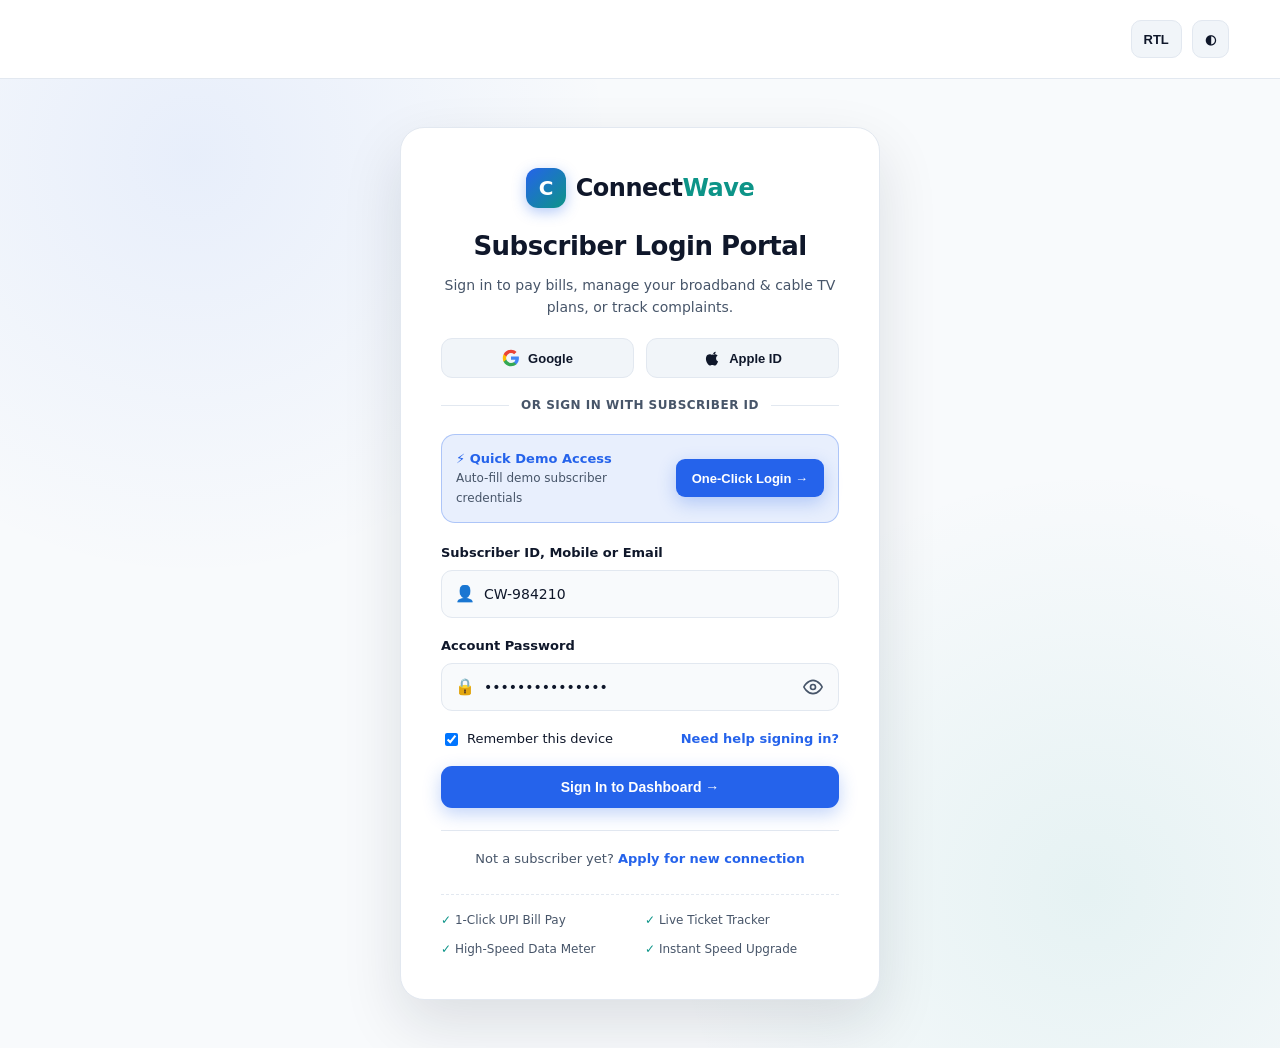
<file: login.html>
<!doctype html>
<html lang="en">
<head>
  <meta charset="utf-8">
  <meta name="viewport" content="width=device-width,initial-scale=1">
  <meta name="description" content="ConnectWave Subscriber Login Portal - Access your dashboard to pay bills, monitor broadband data, and track complaints.">
  <title>Subscriber Login Portal | ConnectWave</title>
  <link rel="icon" href="favicon.svg" type="image/svg+xml">
  <link rel="stylesheet" href="assets/style.css">
</head>
<body class="auth-body">

  <!-- Minimal Auth Topbar (Removed Back to Home Button - Requirement 18, Fixed Mobile Nav Layout - Requirement 34) -->
  <header class="auth-header-bar">
    <div class="container auth-header-inner">
      <div style="display:flex;align-items:center;gap:10px">
        <button class="iconbtn" onclick="toggleRTL()" aria-label="Toggle text direction">RTL</button>
        <button class="iconbtn" onclick="toggleTheme()" aria-label="Toggle theme">◐</button>
      </div>
    </div>
  </header>

  <!-- Main Authentication Container -->
  <main class="auth-main">
    <div class="container" style="display:flex;justify-content:center">
      <div class="auth-box">
        <!-- Brand Name & Logo Inside The Card (Requirement 19: Removed standalone icon & placed brand inside) -->
        <div style="text-align:center;margin-bottom:18px">
          <a class="brand" href="index.html" style="font-size:24px">
            <span class="logo">C</span>
            <span>Connect<span style="color:var(--accent)">Wave</span></span>
          </a>
        </div>

        <div style="text-align:center">
          <h1>Subscriber Login Portal</h1>
          <p>Sign in to pay bills, manage your broadband &amp; cable TV plans, or track complaints.</p>
        </div>

        <!-- Social Media Login Buttons (Requirement 20) -->
        <div class="social-auth-grid">
          <button type="button" class="btn-social" onclick="showToast('Connecting with Google...')">
            <svg width="18" height="18" viewBox="0 0 24 24"><path fill="#4285F4" d="M22.56 12.25c0-.78-.07-1.53-.2-2.25H12v4.26h5.92c-.26 1.37-1.04 2.53-2.21 3.31v2.77h3.57c2.08-1.92 3.28-4.74 3.28-8.09z"/><path fill="#34A853" d="M12 23c2.97 0 5.46-.98 7.28-2.66l-3.57-2.77c-.98.66-2.23 1.06-3.71 1.06-2.86 0-5.29-1.93-6.16-4.53H2.18v2.84C3.99 20.53 7.7 23 12 23z"/><path fill="#FBBC05" d="M5.84 14.09c-.22-.66-.35-1.36-.35-2.09s.13-1.43.35-2.09V7.06H2.18C1.43 8.55 1 10.22 1 12s.43 3.45 1.18 4.94l2.85-2.22.81-.63z"/><path fill="#EA4335" d="M12 5.38c1.62 0 3.06.56 4.21 1.64l3.15-3.15C17.45 2.09 14.97 1 12 1 7.7 1 3.99 3.47 2.18 7.06l3.66 2.84c.87-2.6 3.3-4.52 6.16-4.52z"/></svg>
            <span>Google</span>
          </button>
          <button type="button" class="btn-social" onclick="showToast('Connecting with Apple ID...')">
            <svg width="18" height="18" viewBox="0 0 24 24" fill="currentColor"><path d="M18.71 19.5c-.83 1.24-1.71 2.45-3.05 2.47-1.34.03-1.77-.79-3.29-.79-1.53 0-2 .77-3.27.82-1.31.05-2.3-1.32-3.14-2.53C4.25 17 2.94 12.45 4.7 9.39c.87-1.52 2.43-2.48 4.12-2.51 1.28-.02 2.5.87 3.29.87.78 0 2.26-1.07 3.81-.91.65.03 2.47.26 3.64 1.98-.09.06-2.17 1.28-2.15 3.81.03 3.02 2.65 4.03 2.68 4.04-.03.07-.42 1.44-1.38 2.83M15.97 6.38c.62-.75 1.04-1.8 0.92-2.85-.9.04-1.99.6-2.63 1.35-.57.65-1.06 1.72-.93 2.74 1.01.08 2.03-.5 2.64-1.24z"/></svg>
            <span>Apple ID</span>
          </button>
        </div>

        <div class="social-divider">
          <span>or sign in with subscriber id</span>
        </div>

        <div class="notice"></div>

        <!-- Quick Demo Login Button -->
        <div style="background:var(--primary-light);border:1.5px solid rgba(37,99,235,0.3);padding:14px;border-radius:14px;margin-bottom:20px;display:flex;align-items:center;justify-content:space-between;gap:12px">
          <div>
            <div style="font-size:13px;font-weight:800;color:var(--primary)">⚡ Quick Demo Access</div>
            <div style="font-size:12px;color:var(--muted)">Auto-fill demo subscriber credentials</div>
          </div>
          <button type="button" class="btn small" onclick="quickDemoLogin()">One-Click Login &rarr;</button>
        </div>

        <form id="subscriberLoginForm" data-demo-form>
          <!-- Identifier Field with Icon -->
          <div class="field">
            <label for="loginIdentifier">Subscriber ID, Mobile or Email</label>
            <div class="input-with-icon">
              <span class="input-icon-left">👤</span>
              <input type="text" id="loginIdentifier" required placeholder="e.g. CW-984210 or you@example.com" value="CW-984210">
            </div>
          </div>

          <!-- Password Field with Lock Icon & Eye Toggle -->
          <div class="field">
            <label for="loginPassword">Account Password</label>
            <div class="input-with-icon password-wrap">
              <span class="input-icon-left">🔒</span>
              <input type="password" id="loginPassword" required minlength="6" placeholder="Enter your password" value="Subscriber@2026">
              <button type="button" class="eye-toggle-btn" onclick="togglePasswordVisibility('loginPassword', this)" aria-label="Show password" title="Toggle password visibility">
                <svg viewBox="0 0 24 24" fill="none" stroke="currentColor" stroke-width="2" stroke-linecap="round" stroke-linejoin="round">
                  <path d="M1 12s4-8 11-8 11 8 11 8-4 8-11 8-11-8-11-8z"></path>
                  <circle cx="12" cy="12" r="3"></circle>
                </svg>
              </button>
            </div>
          </div>

          <!-- Options -->
          <div style="display:flex;justify-content:space-between;align-items:center;font-size:13px;margin:16px 0;flex-wrap:wrap;gap:8px">
            <label style="cursor:pointer;display:flex;align-items:center;gap:6px">
              <input type="checkbox" checked> Remember this device
            </label>
            <a href="support.html" style="color:var(--primary);font-weight:700">Need help signing in?</a>
          </div>

          <button class="btn" style="width:100%;padding:13px">Sign In to Dashboard &rarr;</button>

          <div style="margin-top:22px;padding-top:18px;border-top:1px solid var(--line);text-align:center">
            <p style="margin:0;font-size:13px;color:var(--muted)">
              Not a subscriber yet? <a href="signup.html" style="color:var(--primary);font-weight:750">Apply for new connection</a>
            </p>
          </div>
        </form>

        <!-- Feature List -->
        <div style="margin-top:24px;padding-top:16px;border-top:1px dashed var(--line);display:grid;grid-template-columns:1fr 1fr;gap:10px;font-size:12px;color:var(--muted)">
          <div><span style="color:var(--accent);font-weight:800">✓</span> 1-Click UPI Bill Pay</div>
          <div><span style="color:var(--accent);font-weight:800">✓</span> Live Ticket Tracker</div>
          <div><span style="color:var(--accent);font-weight:800">✓</span> High-Speed Data Meter</div>
          <div><span style="color:var(--accent);font-weight:800">✓</span> Instant Speed Upgrade</div>
        </div>
      </div>
    </div>
  </main>

  <!-- Requirement 34: Footer removed in all devices -->

  <script src="assets/app.js"></script>
</body>
</html>
</file>
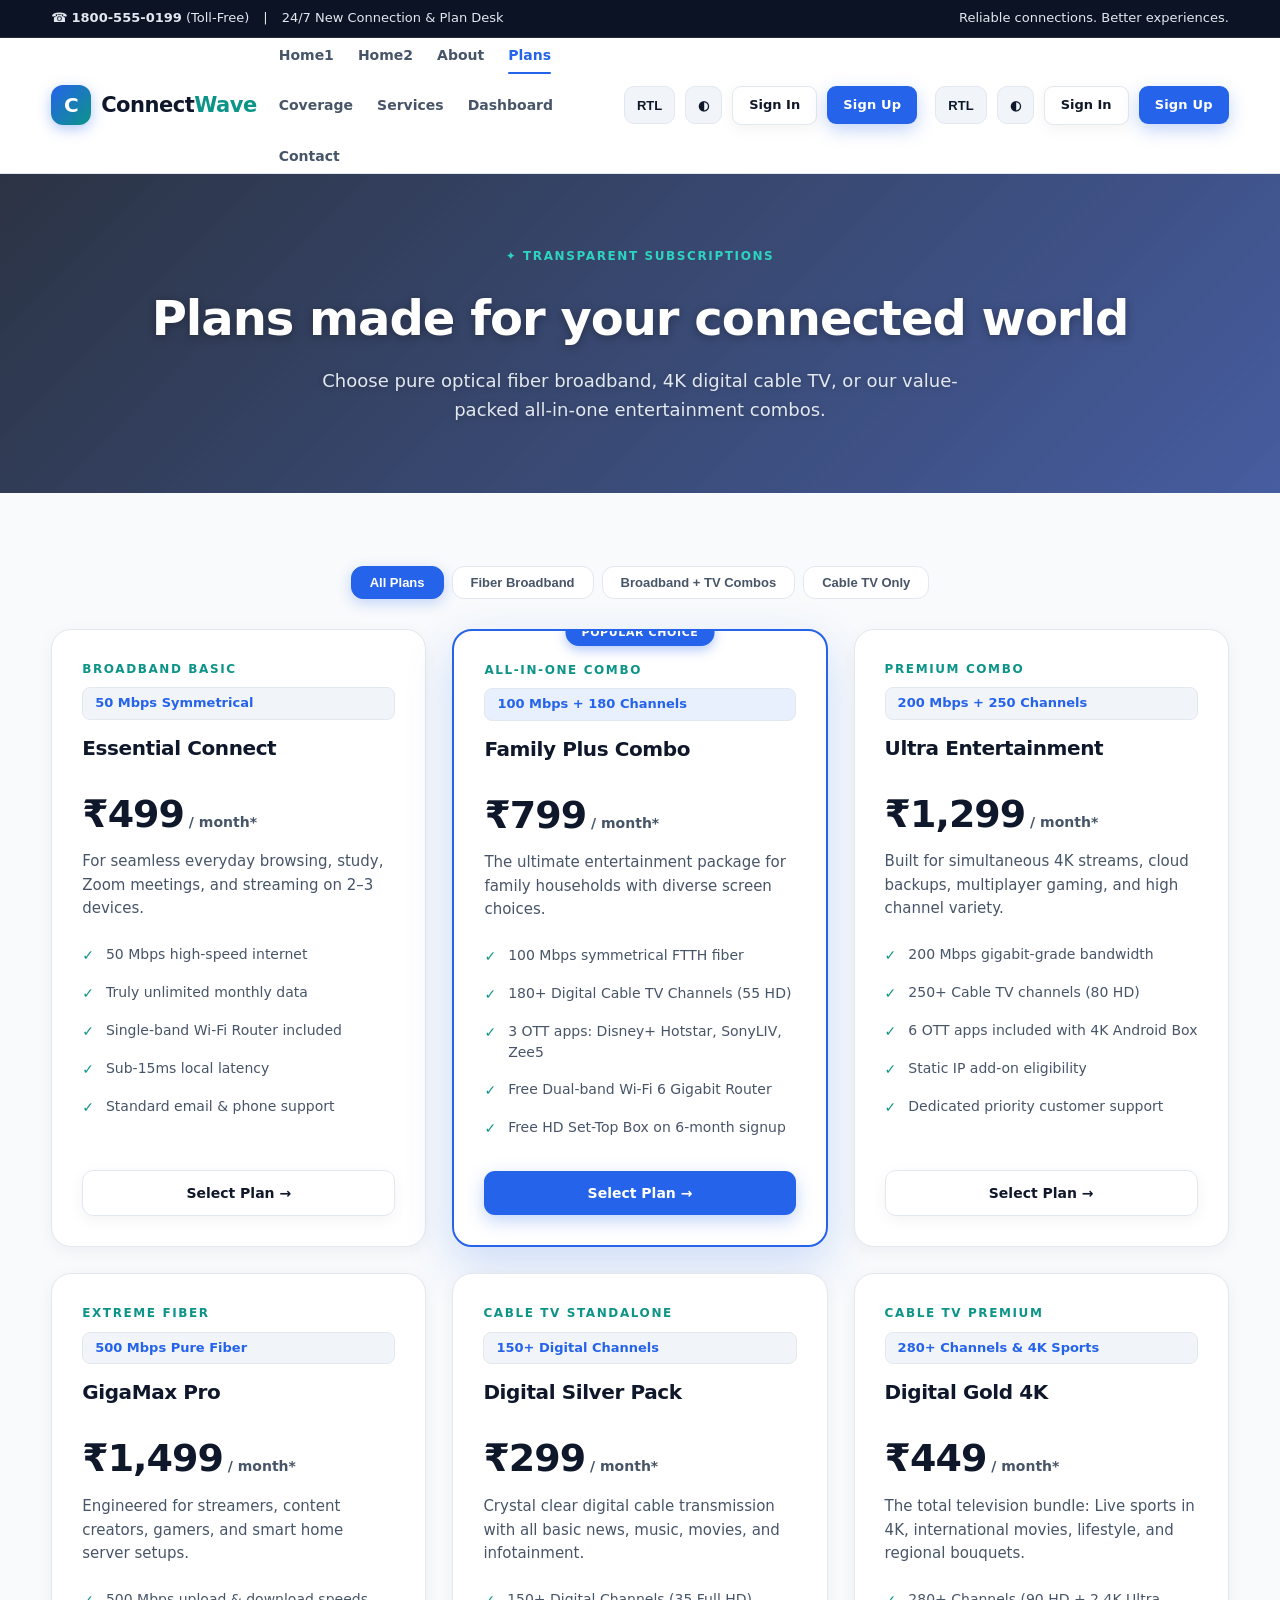
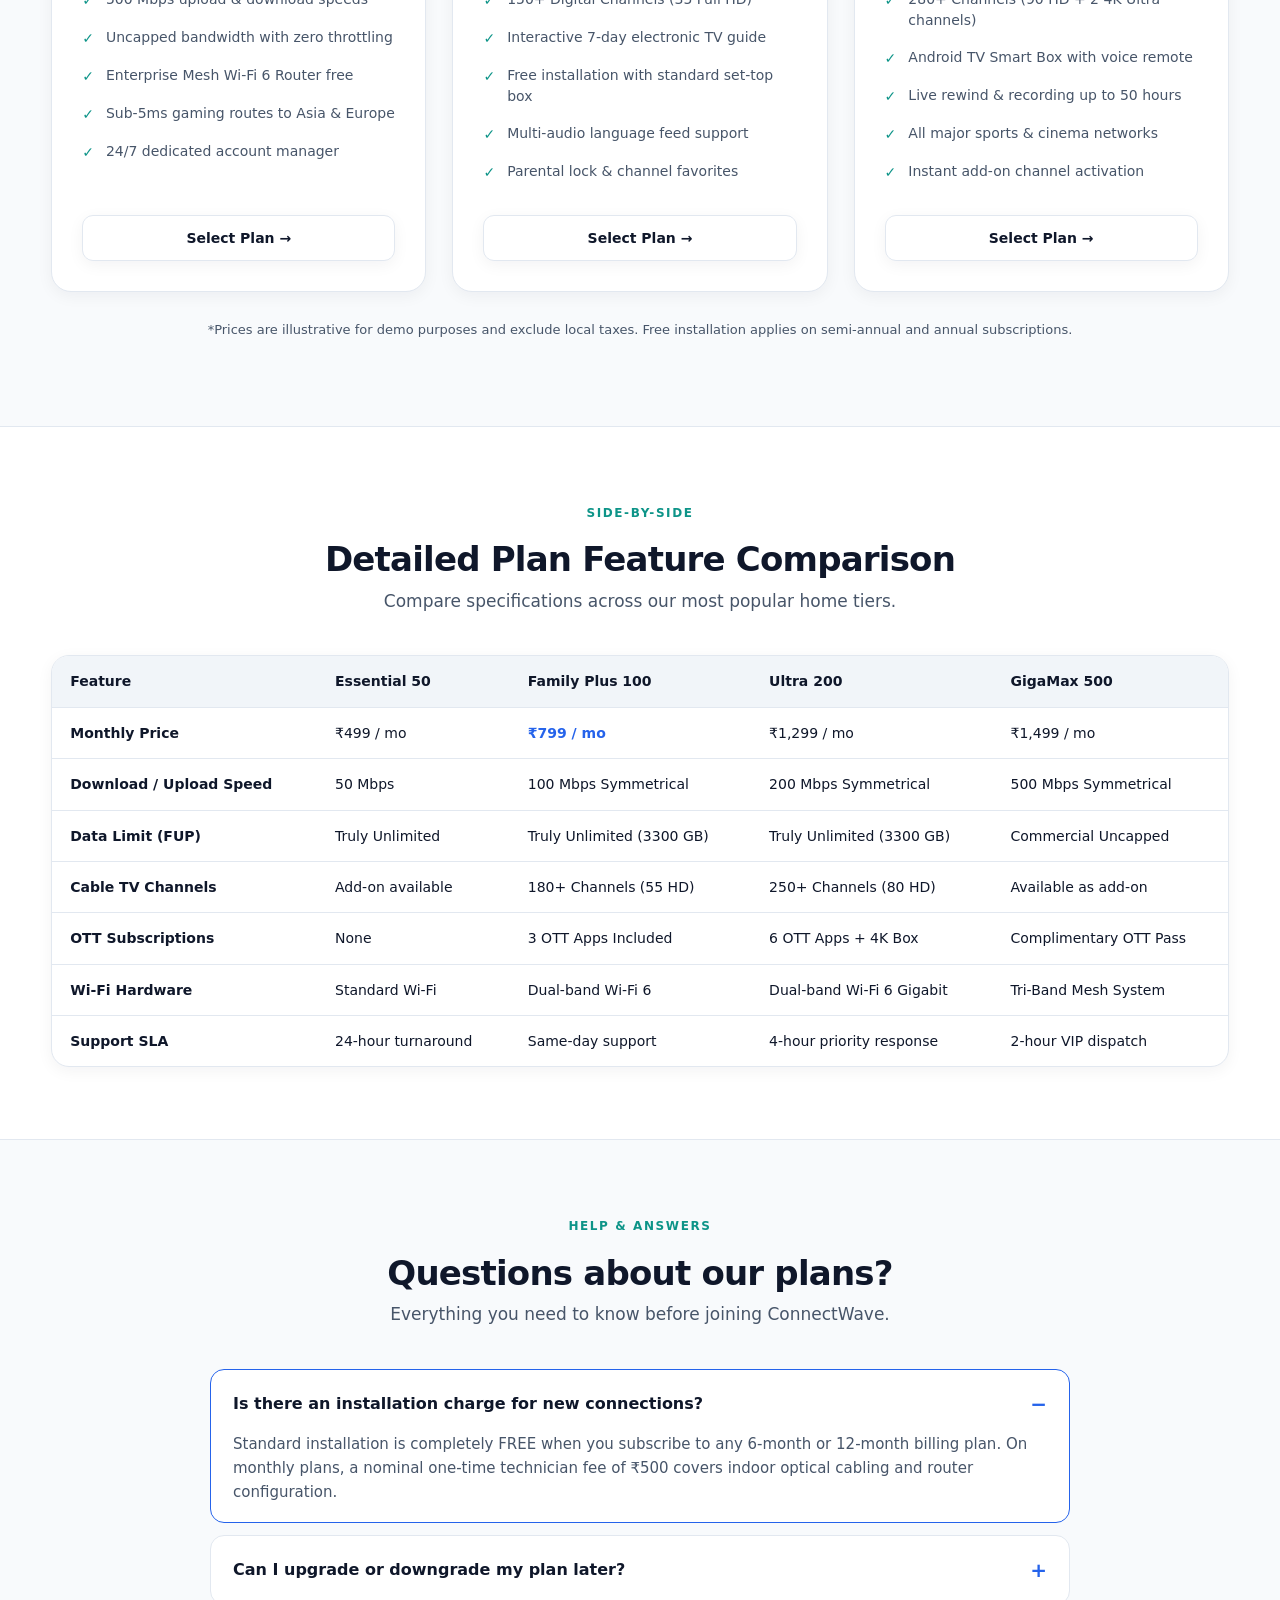
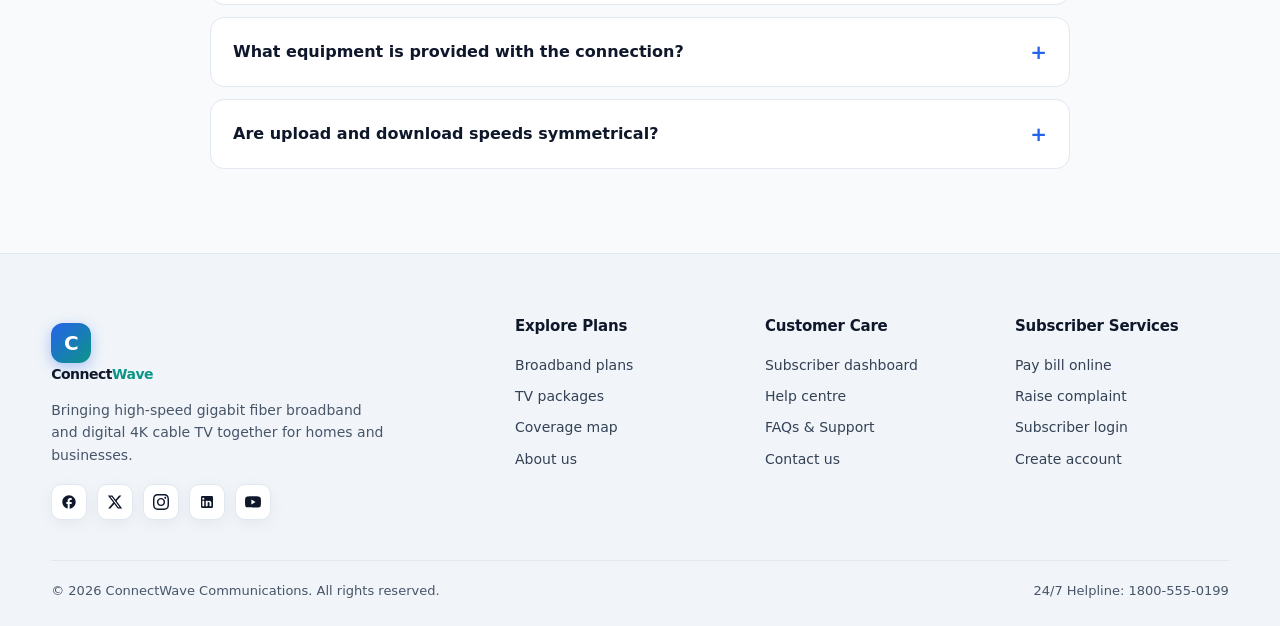
<file: plans.html>
<!doctype html>
<html lang="en">

<head>
  <meta charset="utf-8">
  <meta name="viewport" content="width=device-width,initial-scale=1">
  <meta name="description"
    content="Explore high-speed optical fiber broadband and digital HD cable TV plans from ConnectWave. Find your perfect package.">
  <title>Plans &amp; Packages | ConnectWave</title>
  <link rel="icon" href="favicon.svg" type="image/svg+xml">
  <link rel="stylesheet" href="assets/style.css?v=6.0">
  <style>
    @media (max-width: 1024px) {
      .navlinks {
        display: none;
        position: absolute;
        top: 100%;
        left: 0;
        right: 0;
        background: var(--surface);
        border-bottom: 2px solid var(--line);
        box-shadow: var(--shadow-lg);
        flex-direction: column !important;
        flex-wrap: nowrap !important;
        padding: 16px 20px 22px;
        gap: 6px;
        z-index: 150;
        width: 100%;
        box-sizing: border-box;
        max-height: calc(100vh - 74px);
        overflow-y: auto !important;
        overflow-x: hidden !important;
        -webkit-overflow-scrolling: touch;
      }
      .navlinks.open {
        display: flex !important;
        flex-direction: column !important;
        flex-wrap: nowrap !important;
      }
      .navlinks > a {
        display: block !important;
        width: 100% !important;
        box-sizing: border-box !important;
        order: 1 !important;
        flex-shrink: 0 !important;
      }
      .nav-menu-actions {
        display: flex !important;
        flex-direction: column !important;
        flex-wrap: nowrap !important;
        width: 100% !important;
        box-sizing: border-box !important;
        order: 999 !important;
        margin-top: 14px !important;
        padding-top: 16px !important;
        padding-bottom: 6px !important;
        border-top: 1px solid var(--line) !important;
        flex-shrink: 0 !important;
      }
      .nav-desktop-actions,
      .nav-desktop-item,
      .navactions > button:not(.hamburger-btn),
      .navactions > a,
      .navactions .iconbtn:not(.hamburger-btn),
      .navactions .btn {
        display: none !important;
      }
      .hamburger-btn {
        display: inline-flex !important;
      }
    }
  </style>
</head>

<body>

  <!-- Topbar -->
  <div class="topbar">
    <div class="container">
      <div class="topbar-left">
        <span>☎ <strong>1800-555-0199</strong> (Toll-Free)</span>
        <span>|</span>
        <span>24/7 New Connection &amp; Plan Desk</span>
      </div>
      <div class="topbar-right">
        <span>Reliable connections. Better experiences.</span>
      </div>
    </div>
  </div>

  <!-- Navbar -->
  <header class="navbar">
    <div class="container navinner">
      <a class="brand" href="index.html">
        <span class="logo">C</span>
        <span>Connect<span style="color:var(--accent)">Wave</span></span>
      </a>
      <nav class="navlinks" id="navlinks">
        <a href="index.html">Home1</a>
        <a href="Home2.html">Home2</a>
        <a href="about.html">About</a>
        <a class="active" href="plans.html">Plans</a>
        <a href="coverage.html">Coverage</a>
        <a href="services.html">Services</a>
        <a href="dashboard.html">Dashboard</a>
        <a href="contact.html">Contact</a>

        <!-- Mobile & Tab Actions Inside Hamburger (RTL, Theme & Sign In/Up Buttons) -->
        <div class="nav-menu-actions">
          <div class="nav-menu-tools">
            <button type="button" class="iconbtn" onclick="toggleRTL()" aria-label="Toggle text direction">
              <span>🌐</span> <span>RTL</span>
            </button>
            <button type="button" class="iconbtn" onclick="toggleTheme()" aria-label="Toggle theme">
              <span>◐</span> <span>Theme</span>
            </button>
          </div>
          <div class="nav-menu-auth">
            <a href="login.html" class="btn secondary small">Sign In</a>
            <a href="signup.html" class="btn small nav-signup-btn">Sign Up</a>
          </div>
        </div>
      </nav>
      <div class="navactions">
        <button class="iconbtn nav-desktop-item" onclick="toggleRTL()" aria-label="Toggle text direction">RTL</button>
        <button class="iconbtn nav-desktop-item" onclick="toggleTheme()" aria-label="Toggle theme">◐</button>
        <a href="login.html" class="btn secondary small nav-desktop-item">Sign In</a>
        <a href="signup.html" class="btn small nav-signup-btn nav-desktop-item">Sign Up</a>
        <button class="hamburger-btn" onclick="toggleMobileMenu()" aria-label="Toggle navigation menu"
          aria-expanded="false">☰</button>
      </div>
    </nav>
    <div class="navactions">
      <div class="nav-desktop-actions">
        <button class="iconbtn" onclick="toggleRTL()" aria-label="Toggle text direction">RTL</button>
        <button class="iconbtn" onclick="toggleTheme()" aria-label="Toggle theme">◐</button>
        <a href="login.html" class="btn secondary small">Sign In</a>
        <a href="signup.html" class="btn small nav-signup-btn">Sign Up</a>
      </div>
      <button class="hamburger-btn" onclick="toggleMobileMenu()" aria-label="Toggle navigation menu" aria-expanded="false">☰</button>
    </div>
  </header>

  <main>
    <!-- Page Hero with Relevant Fiber Optics Background -->
    <section class="page-hero"
      style="background-image:url('https://images.unsplash.com/photo-1544197150-b99a580bb7a8?auto=format&fit=crop&w=1400&q=85')">
      <div class="container">
        <span class="eyebrow" style="color:#2dd4bf">✦ Transparent Subscriptions</span>
        <h1>Plans made for your connected world</h1>
        <p>
          Choose pure optical fiber broadband, 4K digital cable TV, or our value-packed all-in-one entertainment combos.
        </p>
      </div>
    </section>

    <!-- Plans Selection Section -->
    <section class="section">
      <div class="container">

        <!-- Category Filter Tabs -->
        <div class="filter-tabs">
          <button class="filter-btn active" data-filter="all" onclick="filterPlans('all')">All Plans</button>
          <button class="filter-btn" data-filter="broadband" onclick="filterPlans('broadband')">Fiber Broadband</button>
          <button class="filter-btn" data-filter="combo" onclick="filterPlans('combo')">Broadband + TV Combos</button>
          <button class="filter-btn" data-filter="tv" onclick="filterPlans('tv')">Cable TV Only</button>
        </div>

        <!-- Plan Cards Grid -->
        <div class="grid">
          <!-- Card 1: Starter Fiber -->
          <article class="card plain-card plan-item" data-category="broadband">
            <span class="eyebrow">BROADBAND BASIC</span>
            <div class="speed-tag">50 Mbps Symmetrical</div>
            <h3>Essential Connect</h3>
            <div class="price">₹499<small> / month*</small></div>
            <p>For seamless everyday browsing, study, Zoom meetings, and streaming on 2–3 devices.</p>
            <ul class="list">
              <li>50 Mbps high-speed internet</li>
              <li>Truly unlimited monthly data</li>
              <li>Single-band Wi-Fi Router included</li>
              <li>Sub-15ms local latency</li>
              <li>Standard email &amp; phone support</li>
            </ul>
            <a class="btn secondary" href="signup.html?plan=essential-50">Select Plan &rarr;</a>
          </article>

          <!-- Card 2: Family Plus Combo (Featured) -->
          <article class="card plain-card featured plan-item" data-category="combo">
            <span class="featured-ribbon">POPULAR CHOICE</span>
            <span class="eyebrow">ALL-IN-ONE COMBO</span>
            <div class="speed-tag" style="background:var(--primary-light);color:var(--primary)">100 Mbps + 180 Channels
            </div>
            <h3>Family Plus Combo</h3>
            <div class="price">₹799<small> / month*</small></div>
            <p>The ultimate entertainment package for family households with diverse screen choices.</p>
            <ul class="list">
              <li>100 Mbps symmetrical FTTH fiber</li>
              <li>180+ Digital Cable TV Channels (55 HD)</li>
              <li>3 OTT apps: Disney+ Hotstar, SonyLIV, Zee5</li>
              <li>Free Dual-band Wi-Fi 6 Gigabit Router</li>
              <li>Free HD Set-Top Box on 6-month signup</li>
            </ul>
            <a class="btn" href="signup.html?plan=family-plus-100">Select Plan &rarr;</a>
          </article>

          <!-- Card 3: Ultra Entertainment -->
          <article class="card plain-card plan-item" data-category="combo">
            <span class="eyebrow">PREMIUM COMBO</span>
            <div class="speed-tag">200 Mbps + 250 Channels</div>
            <h3>Ultra Entertainment</h3>
            <div class="price">₹1,299<small> / month*</small></div>
            <p>Built for simultaneous 4K streams, cloud backups, multiplayer gaming, and high channel variety.</p>
            <ul class="list">
              <li>200 Mbps gigabit-grade bandwidth</li>
              <li>250+ Cable TV channels (80 HD)</li>
              <li>6 OTT apps included with 4K Android Box</li>
              <li>Static IP add-on eligibility</li>
              <li>Dedicated priority customer support</li>
            </ul>
            <a class="btn secondary" href="signup.html?plan=ultra-200">Select Plan &rarr;</a>
          </article>

          <!-- Card 4: Pure Gigabit Fiber -->
          <article class="card plain-card plan-item" data-category="broadband">
            <span class="eyebrow">EXTREME FIBER</span>
            <div class="speed-tag">500 Mbps Pure Fiber</div>
            <h3>GigaMax Pro</h3>
            <div class="price">₹1,499<small> / month*</small></div>
            <p>Engineered for streamers, content creators, gamers, and smart home server setups.</p>
            <ul class="list">
              <li>500 Mbps upload &amp; download speeds</li>
              <li>Uncapped bandwidth with zero throttling</li>
              <li>Enterprise Mesh Wi-Fi 6 Router free</li>
              <li>Sub-5ms gaming routes to Asia &amp; Europe</li>
              <li>24/7 dedicated account manager</li>
            </ul>
            <a class="btn secondary" href="signup.html?plan=gigamax-500">Select Plan &rarr;</a>
          </article>

          <!-- Card 5: Cable TV Silver -->
          <article class="card plain-card plan-item" data-category="tv">
            <span class="eyebrow">CABLE TV STANDALONE</span>
            <div class="speed-tag">150+ Digital Channels</div>
            <h3>Digital Silver Pack</h3>
            <div class="price">₹299<small> / month*</small></div>
            <p>Crystal clear digital cable transmission with all basic news, music, movies, and infotainment.</p>
            <ul class="list">
              <li>150+ Digital Channels (35 Full HD)</li>
              <li>Interactive 7-day electronic TV guide</li>
              <li>Free installation with standard set-top box</li>
              <li>Multi-audio language feed support</li>
              <li>Parental lock &amp; channel favorites</li>
            </ul>
            <a class="btn secondary" href="signup.html?plan=digital-silver">Select Plan &rarr;</a>
          </article>

          <!-- Card 6: Cable TV Gold 4K -->
          <article class="card plain-card plan-item" data-category="tv">
            <span class="eyebrow">CABLE TV PREMIUM</span>
            <div class="speed-tag">280+ Channels &amp; 4K Sports</div>
            <h3>Digital Gold 4K</h3>
            <div class="price">₹449<small> / month*</small></div>
            <p>The total television bundle: Live sports in 4K, international movies, lifestyle, and regional bouquets.
            </p>
            <ul class="list">
              <li>280+ Channels (90 HD + 2 4K Ultra channels)</li>
              <li>Android TV Smart Box with voice remote</li>
              <li>Live rewind &amp; recording up to 50 hours</li>
              <li>All major sports &amp; cinema networks</li>
              <li>Instant add-on channel activation</li>
            </ul>
            <a class="btn secondary" href="signup.html?plan=digital-gold">Select Plan &rarr;</a>
          </article>
        </div>

        <p style="text-align:center;font-size:13px;color:var(--muted);margin-top:28px">
          *Prices are illustrative for demo purposes and exclude local taxes. Free installation applies on semi-annual
          and annual subscriptions.
        </p>
      </div>
    </section>

    <!-- Plan Comparison Matrix -->
    <section class="section alt">
      <div class="container">
        <div class="section-head">
          <span class="eyebrow">Side-by-Side</span>
          <h2>Detailed Plan Feature Comparison</h2>
          <p>Compare specifications across our most popular home tiers.</p>
        </div>

        <div class="table-wrap">
          <table class="data-table">
            <thead>
              <tr>
                <th>Feature</th>
                <th>Essential 50</th>
                <th>Family Plus 100</th>
                <th>Ultra 200</th>
                <th>GigaMax 500</th>
              </tr>
            </thead>
            <tbody>
              <tr>
                <td><strong>Monthly Price</strong></td>
                <td>₹499 / mo</td>
                <td><strong style="color:var(--primary)">₹799 / mo</strong></td>
                <td>₹1,299 / mo</td>
                <td>₹1,499 / mo</td>
              </tr>
              <tr>
                <td><strong>Download / Upload Speed</strong></td>
                <td>50 Mbps</td>
                <td>100 Mbps Symmetrical</td>
                <td>200 Mbps Symmetrical</td>
                <td>500 Mbps Symmetrical</td>
              </tr>
              <tr>
                <td><strong>Data Limit (FUP)</strong></td>
                <td>Truly Unlimited</td>
                <td>Truly Unlimited (3300 GB)</td>
                <td>Truly Unlimited (3300 GB)</td>
                <td>Commercial Uncapped</td>
              </tr>
              <tr>
                <td><strong>Cable TV Channels</strong></td>
                <td>Add-on available</td>
                <td>180+ Channels (55 HD)</td>
                <td>250+ Channels (80 HD)</td>
                <td>Available as add-on</td>
              </tr>
              <tr>
                <td><strong>OTT Subscriptions</strong></td>
                <td>None</td>
                <td>3 OTT Apps Included</td>
                <td>6 OTT Apps + 4K Box</td>
                <td>Complimentary OTT Pass</td>
              </tr>
              <tr>
                <td><strong>Wi-Fi Hardware</strong></td>
                <td>Standard Wi-Fi</td>
                <td>Dual-band Wi-Fi 6</td>
                <td>Dual-band Wi-Fi 6 Gigabit</td>
                <td>Tri-Band Mesh System</td>
              </tr>
              <tr>
                <td><strong>Support SLA</strong></td>
                <td>24-hour turnaround</td>
                <td>Same-day support</td>
                <td>4-hour priority response</td>
                <td>2-hour VIP dispatch</td>
              </tr>
            </tbody>
          </table>
        </div>
      </div>
    </section>

    <!-- Plans FAQ -->
    <section class="section">
      <div class="container">
        <div class="section-head">
          <span class="eyebrow">Help &amp; Answers</span>
          <h2>Questions about our plans?</h2>
          <p>Everything you need to know before joining ConnectWave.</p>
        </div>
        <div class="faq">
          <details open>
            <summary>Is there an installation charge for new connections?</summary>
            <p>Standard installation is completely FREE when you subscribe to any 6-month or 12-month billing plan. On
              monthly plans, a nominal one-time technician fee of ₹500 covers indoor optical cabling and router
              configuration.</p>
          </details>
          <details>
            <summary>Can I upgrade or downgrade my plan later?</summary>
            <p>Yes! Subscribers can change their plan at any time through the Subscriber Dashboard with pro-rata billing
              adjustments. Upgrades take effect within 15 minutes.</p>
          </details>
          <details>
            <summary>What equipment is provided with the connection?</summary>
            <p>We provide a state-of-the-art Optical Network Terminal (ONT) Wi-Fi 6 router. For combo plans, a 4K hybrid
              cable set-top box is also provided on a security deposit basis.</p>
          </details>
          <details>
            <summary>Are upload and download speeds symmetrical?</summary>
            <p>Yes, all ConnectWave pure fiber broadband connections deliver equal upload and download speeds, making
              high-resolution video calls, online backups, and gaming lag-free.</p>
          </details>
        </div>
      </div>
    </section>
  </main>

  <!-- Footer (Identical Brand Name with Navbar) -->
  <footer class="footer">
    <div class="container">
      <div class="footer-grid">
        <div class="footer-brand-wrap">
          <a class="brand" href="index.html">
            <span class="logo">C</span>
            <span>Connect<span style="color:var(--accent)">Wave</span></span>
          </a>
          <p>Bringing high-speed gigabit fiber broadband and digital 4K cable TV together for homes and businesses.</p>
          <div class="footer-social">
            <a href="https://facebook.com" target="_blank" rel="noopener" class="footer-social-link"
              aria-label="Facebook">
              <svg width="16" height="16" fill="currentColor" viewBox="0 0 24 24">
                <path
                  d="M22 12c0-5.52-4.48-10-10-10S2 6.48 2 12c0 4.84 3.44 8.87 8 9.8V15H8v-3h2V9.5C10 7.57 11.57 6 13.5 6H16v3h-2c-.55 0-1 .45-1 1v2h3v3h-3v6.95c5.05-.5 9-4.76 9-9.95z" />
              </svg>
            </a>
            <a href="https://x.com" target="_blank" rel="noopener" class="footer-social-link" aria-label="X (Twitter)">
              <svg width="16" height="16" fill="currentColor" viewBox="0 0 24 24">
                <path
                  d="M18.244 2.25h3.308l-7.227 8.26 8.502 11.24H16.17l-5.214-6.817L4.99 21.75H1.68l7.73-8.835L1.254 2.25H8.08l4.713 6.231zm-1.161 17.52h1.833L7.084 4.126H5.117z" />
              </svg>
            </a>
            <a href="https://instagram.com" target="_blank" rel="noopener" class="footer-social-link"
              aria-label="Instagram">
              <svg width="16" height="16" fill="currentColor" viewBox="0 0 24 24">
                <path
                  d="M12 2.163c3.204 0 3.584.012 4.85.07 3.252.148 4.771 1.691 4.919 4.919.058 1.265.069 1.645.069 4.849 0 3.205-.012 3.584-.069 4.849-.149 3.225-1.664 4.771-4.919 4.919-1.266.058-1.644.07-4.85.07-3.204 0-3.584-.012-4.849-.07-3.26-.149-4.771-1.699-4.919-4.92-.058-1.265-.07-1.644-.07-4.849 0-3.204.013-3.583.07-4.849.149-3.227 1.664-4.771 4.919-4.919 1.266-.057 1.645-.069 4.849-.069zm0-2.163c-3.259 0-3.667.014-4.947.072-4.358.2-6.78 2.618-6.98 6.98-.059 1.281-.073 1.689-.073 4.948 0 3.259.014 3.668.072 4.948.2 4.358 2.618 6.78 6.98 6.98 1.281.058 1.689.072 4.948.072 3.259 0 3.668-.014 4.948-.072 4.354-.2 6.782-2.618 6.979-6.98.059-1.28.073-1.689.073-4.948 0-3.259-.014-3.667-.072-4.947-.196-4.354-2.617-6.78-6.979-6.98-1.281-.059-1.69-.073-4.949-.073zm0 5.838c-3.403 0-6.162 2.759-6.162 6.162s2.759 6.163 6.162 6.163 6.162-2.759 6.162-6.163c0-3.403-2.759-6.162-6.162-6.162zm0 10.162c-2.209 0-4-1.79-4-4 0-2.209 1.791-4 4-4s4 1.791 4 4c0 2.21-1.791 4-4 4zm6.406-11.845c-.796 0-1.441.645-1.441 1.44s.645 1.44 1.441 1.44c.795 0 1.439-.645 1.439-1.44s-.644-1.44-1.439-1.44z" />
              </svg>
            </a>
            <a href="https://linkedin.com" target="_blank" rel="noopener" class="footer-social-link"
              aria-label="LinkedIn">
              <svg width="16" height="16" fill="currentColor" viewBox="0 0 24 24">
                <path
                  d="M19 3a2 2 0 0 1 2 2v14a2 2 0 0 1-2 2H5a2 2 0 0 1-2-2V5a2 2 0 0 1 2-2h14m-.5 15.5v-5.3a3.26 3.26 0 0 0-3.26-3.26c-.85 0-1.84.52-2.28 1.3v-1.11h-2.79v8.37h2.79v-4.93c0-.77.62-1.4 1.39-1.4a1.4 1.4 0 0 1 1.4 1.4v4.93h2.75M6.46 8.76a1.65 1.65 0 1 0 0-3.3 1.65 1.65 0 0 0 0 3.3m1.4 9.74v-8.37H5.06v8.37z" />
              </svg>
            </a>
            <a href="https://youtube.com" target="_blank" rel="noopener" class="footer-social-link"
              aria-label="YouTube">
              <svg width="16" height="16" fill="currentColor" viewBox="0 0 24 24">
                <path
                  d="M23.498 6.186a3.016 3.016 0 0 0-2.122-2.136C19.505 3.545 12 3.545 12 3.545s-7.505 0-9.377.505A3.017 3.017 0 0 0 .502 6.186C0 8.07 0 12 0 12s0 3.93.502 5.814a3.016 3.016 0 0 0 2.122 2.136c1.871.505 9.376.505 9.376.505s7.505 0 9.377-.505a3.015 3.015 0 0 0 2.122-2.136C24 15.93 24 12 24 12s0-3.93-.502-5.814zM9.545 15.568V8.432L15.818 12l-6.273 3.568z" />
              </svg>
            </a>
          </div>
        </div>
        <div>
          <h4>Explore Plans</h4>
          <a href="plans.html">Broadband plans</a>
          <a href="services.html">TV packages</a>
          <a href="coverage.html">Coverage map</a>
          <a href="about.html">About us</a>
        </div>
        <div>
          <h4>Customer Care</h4>
          <a href="dashboard.html">Subscriber dashboard</a>
          <a href="support.html">Help centre</a>
          <a href="contact.html#support">FAQs &amp; Support</a>
          <a href="contact.html">Contact us</a>
        </div>
        <div>
          <h4>Subscriber Services</h4>
          <a href="dashboard.html">Pay bill online</a>
          <a href="dashboard.html">Raise complaint</a>
          <a href="login.html">Subscriber login</a>
          <a href="signup.html">Create account</a>
        </div>
      </div>
      <div class="copyright">
        <span>&copy; 2026 ConnectWave Communications. All rights reserved.</span>
        <span>24/7 Helpline: 1800-555-0199</span>
      </div>
    </div>
  </footer>

  <!-- Back to Top Button -->
  <button class="back-to-top" id="backToTop" onclick="scrollToTop()" aria-label="Back to top">↑</button>

  <script src="assets/app.js"></script>
</body>

</html>
</file>
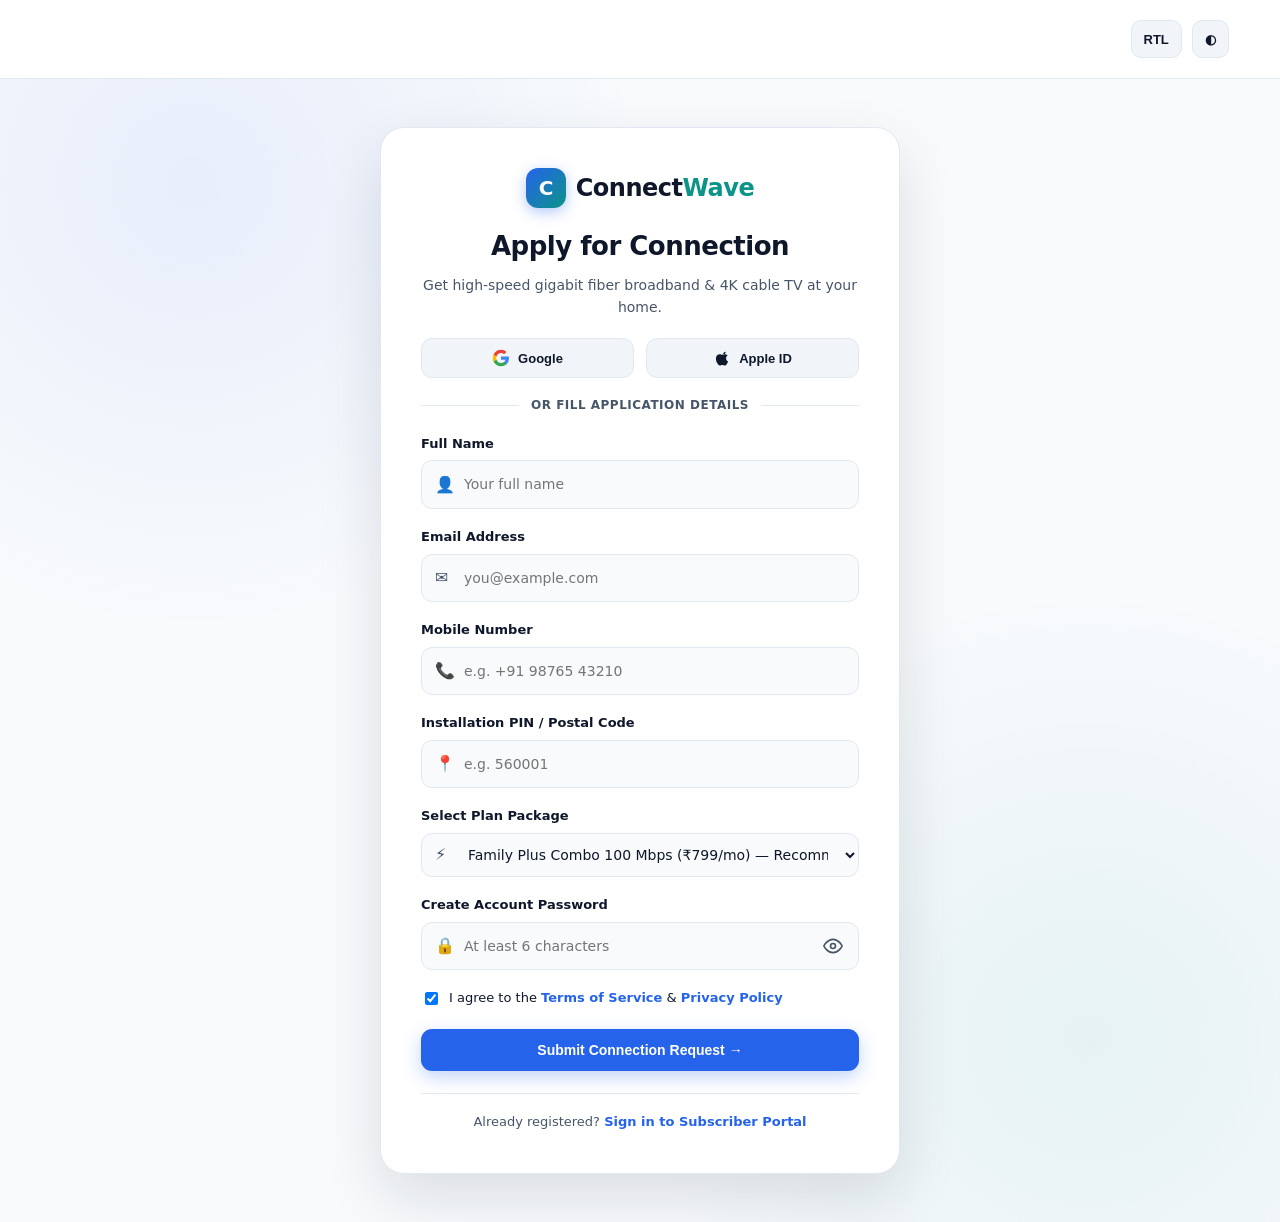
<file: signup.html>
<!doctype html>
<html lang="en">
<head>
  <meta charset="utf-8">
  <meta name="viewport" content="width=device-width,initial-scale=1">
  <meta name="description" content="Apply for a new ConnectWave high-speed fiber broadband and cable TV connection. Instant setup and free router.">
  <title>Sign Up for New Connection | ConnectWave</title>
  <link rel="icon" href="favicon.svg" type="image/svg+xml">
  <link rel="stylesheet" href="assets/style.css">
</head>
<body class="auth-body">

  <!-- Minimal Auth Topbar (Removed Back to Home Button - Requirement 18, Fixed Mobile Nav Layout - Requirement 34) -->
  <header class="auth-header-bar">
    <div class="container auth-header-inner">
      <div style="display:flex;align-items:center;gap:10px">
        <button class="iconbtn" onclick="toggleRTL()" aria-label="Toggle text direction">RTL</button>
        <button class="iconbtn" onclick="toggleTheme()" aria-label="Toggle theme">◐</button>
      </div>
    </div>
  </header>

  <!-- Main Sign Up Container -->
  <main class="auth-main">
    <div class="container" style="display:flex;justify-content:center">
      <div class="auth-box" style="max-width:520px">
        <!-- Brand Name & Logo Inside The Card (Requirement 19: Removed standalone icon & placed brand inside) -->
        <div style="text-align:center;margin-bottom:18px">
          <a class="brand" href="index.html" style="font-size:24px">
            <span class="logo">C</span>
            <span>Connect<span style="color:var(--accent)">Wave</span></span>
          </a>
        </div>

        <div style="text-align:center">
          <h1>Apply for Connection</h1>
          <p>Get high-speed gigabit fiber broadband &amp; 4K cable TV at your home.</p>
        </div>

        <!-- Social Media Buttons (Requirement 20) -->
        <div class="social-auth-grid">
          <button type="button" class="btn-social" onclick="showToast('Connecting with Google...')">
            <svg width="18" height="18" viewBox="0 0 24 24"><path fill="#4285F4" d="M22.56 12.25c0-.78-.07-1.53-.2-2.25H12v4.26h5.92c-.26 1.37-1.04 2.53-2.21 3.31v2.77h3.57c2.08-1.92 3.28-4.74 3.28-8.09z"/><path fill="#34A853" d="M12 23c2.97 0 5.46-.98 7.28-2.66l-3.57-2.77c-.98.66-2.23 1.06-3.71 1.06-2.86 0-5.29-1.93-6.16-4.53H2.18v2.84C3.99 20.53 7.7 23 12 23z"/><path fill="#FBBC05" d="M5.84 14.09c-.22-.66-.35-1.36-.35-2.09s.13-1.43.35-2.09V7.06H2.18C1.43 8.55 1 10.22 1 12s.43 3.45 1.18 4.94l2.85-2.22.81-.63z"/><path fill="#EA4335" d="M12 5.38c1.62 0 3.06.56 4.21 1.64l3.15-3.15C17.45 2.09 14.97 1 12 1 7.7 1 3.99 3.47 2.18 7.06l3.66 2.84c.87-2.6 3.3-4.52 6.16-4.52z"/></svg>
            <span>Google</span>
          </button>
          <button type="button" class="btn-social" onclick="showToast('Connecting with Apple ID...')">
            <svg width="18" height="18" viewBox="0 0 24 24" fill="currentColor"><path d="M18.71 19.5c-.83 1.24-1.71 2.45-3.05 2.47-1.34.03-1.77-.79-3.29-.79-1.53 0-2 .77-3.27.82-1.31.05-2.3-1.32-3.14-2.53C4.25 17 2.94 12.45 4.7 9.39c.87-1.52 2.43-2.48 4.12-2.51 1.28-.02 2.5.87 3.29.87.78 0 2.26-1.07 3.81-.91.65.03 2.47.26 3.64 1.98-.09.06-2.17 1.28-2.15 3.81.03 3.02 2.65 4.03 2.68 4.04-.03.07-.42 1.44-1.38 2.83M15.97 6.38c.62-.75 1.04-1.8 0.92-2.85-.9.04-1.99.6-2.63 1.35-.57.65-1.06 1.72-.93 2.74 1.01.08 2.03-.5 2.64-1.24z"/></svg>
            <span>Apple ID</span>
          </button>
        </div>

        <div class="social-divider">
          <span>or fill application details</span>
        </div>

        <div class="notice"></div>

        <form data-demo-form>
          <!-- Full Name -->
          <div class="field">
            <label for="signupName">Full Name</label>
            <div class="input-with-icon">
              <span class="input-icon-left">👤</span>
              <input type="text" id="signupName" required placeholder="Your full name">
            </div>
          </div>

          <!-- Email Address -->
          <div class="field">
            <label for="signupEmail">Email Address</label>
            <div class="input-with-icon">
              <span class="input-icon-left">✉</span>
              <input type="email" id="signupEmail" required placeholder="you@example.com">
            </div>
          </div>

          <!-- Mobile Number -->
          <div class="field">
            <label for="signupPhone">Mobile Number</label>
            <div class="input-with-icon">
              <span class="input-icon-left">📞</span>
              <input type="tel" id="signupPhone" required pattern="[0-9 +()-]{10,}" placeholder="e.g. +91 98765 43210">
            </div>
          </div>

          <!-- PIN Code -->
          <div class="field">
            <label for="signupPin">Installation PIN / Postal Code</label>
            <div class="input-with-icon">
              <span class="input-icon-left">📍</span>
              <input type="text" id="signupPin" required placeholder="e.g. 560001">
            </div>
          </div>

          <!-- Desired Package Selection -->
          <div class="field">
            <label for="signupPlanSelect">Select Plan Package</label>
            <div class="input-with-icon">
              <span class="input-icon-left">⚡</span>
              <select id="signupPlanSelect">
                <option value="familyplus100">Family Plus Combo 100 Mbps (₹799/mo) — Recommended</option>
                <option value="essential50">Essential Connect Fiber 50 Mbps (₹499/mo)</option>
                <option value="ultra200">Ultra Entertainment 200 Mbps (₹1,299/mo)</option>
                <option value="gigamax500">GigaMax Pro 500 Mbps (₹1,499/mo)</option>
                <option value="tvgold">Digital Gold 4K Cable TV (₹449/mo)</option>
                <option value="tvsilver">Digital Silver Cable TV (₹299/mo)</option>
              </select>
            </div>
          </div>

          <!-- Password Field with Lock Icon & Eye Toggle -->
          <div class="field">
            <label for="signupPassword">Create Account Password</label>
            <div class="input-with-icon password-wrap">
              <span class="input-icon-left">🔒</span>
              <input type="password" id="signupPassword" required minlength="6" placeholder="At least 6 characters">
              <button type="button" class="eye-toggle-btn" onclick="togglePasswordVisibility('signupPassword', this)" aria-label="Show password" title="Toggle password visibility">
                <svg viewBox="0 0 24 24" fill="none" stroke="currentColor" stroke-width="2" stroke-linecap="round" stroke-linejoin="round">
                  <path d="M1 12s4-8 11-8 11 8 11 8-4 8-11 8-11-8-11-8z"></path>
                  <circle cx="12" cy="12" r="3"></circle>
                </svg>
              </button>
            </div>
          </div>

          <!-- Agreement Checkbox (Requirement 21) -->
          <div style="margin:16px 0;font-size:13px;display:flex;align-items:center;gap:8px">
            <input type="checkbox" id="termsCheck" required checked>
            <label for="termsCheck" style="color:var(--text);cursor:pointer">I agree to the <a href="about.html" style="color:var(--primary);font-weight:700">Terms of Service</a> &amp; <a href="about.html" style="color:var(--primary);font-weight:700">Privacy Policy</a></label>
          </div>

          <div style="margin-top:20px">
            <button class="btn" style="width:100%;padding:13px">Submit Connection Request &rarr;</button>
          </div>

          <div style="margin-top:22px;padding-top:18px;border-top:1px solid var(--line);text-align:center">
            <p style="margin:0;font-size:13px;color:var(--muted)">
              Already registered? <a href="login.html" style="color:var(--primary);font-weight:750">Sign in to Subscriber Portal</a>
            </p>
          </div>
        </form>
      </div>
    </div>
  </main>

  <!-- Requirement 34: Footer removed in all devices -->

  <script src="assets/app.js"></script>
  <script>
    const params = new URLSearchParams(window.location.search);
    const plan = params.get('plan');
    if (plan) {
      const sel = document.getElementById('signupPlanSelect');
      if (sel) {
        for (let i = 0; i < sel.options.length; i++) {
          if (sel.options[i].value.toLowerCase().includes(plan.toLowerCase()) || plan.toLowerCase().includes(sel.options[i].value.toLowerCase())) {
            sel.selectedIndex = i;
            break;
          }
        }
      }
    }
  </script>
</body>
</html>
</file>
<file: assets/style.css>
/* ============================================================
   CONNECTWAVE - MODERN DESIGN SYSTEM & STYLESHEET
   High Contrast (Light & Dark) • Responsive (320px - 2014px+) • RTL Ready
   ============================================================ */

:root {
  --bg: #f8fafc;
  --surface: #ffffff;
  --surface-alt: #f1f5f9;
  --surface-card: #ffffff;
  --text: #0f172a;
  --muted: #475569;
  --primary: #2563eb;
  --primary-hover: #1d4ed8;
  --primary-light: rgba(37, 99, 235, 0.1);
  --accent: #0d9488;
  --accent-hover: #0f766e;
  --accent-light: rgba(13, 148, 136, 0.12);
  --line: #e2e8f0;
  --shadow: 0 16px 40px rgba(15, 23, 42, 0.08);
  --shadow-sm: 0 4px 16px rgba(15, 23, 42, 0.05);
  --shadow-lg: 0 24px 60px rgba(15, 23, 42, 0.12);
  --success: #0d9488;
  --warning: #d97706;
  --danger: #dc2626;
  --hero-overlay: linear-gradient(135deg, rgba(15, 23, 42, 0.88), rgba(30, 58, 138, 0.82));
  --footer-bg: #f1f5f9;
  --footer-text: #0f172a;
  --footer-muted: #475569;
  --footer-heading: #0f172a;
  --footer-border: #e2e8f0;
  --footer-link: #334155;
}

[data-theme="dark"] {
  --bg: #0b1120;
  --surface: #131d33;
  --surface-alt: #1c2a4a;
  --surface-card: #142038;
  --text: #f8fafc;
  --muted: #94a3b8;
  --primary: #60a5fa;
  --primary-hover: #93c5fd;
  --primary-light: rgba(96, 165, 250, 0.15);
  --accent: #2dd4bf;
  --accent-hover: #5eead4;
  --accent-light: rgba(45, 212, 191, 0.18);
  --line: #243452;
  --shadow: 0 16px 45px rgba(0, 0, 0, 0.45);
  --shadow-sm: 0 4px 16px rgba(0, 0, 0, 0.3);
  --shadow-lg: 0 24px 60px rgba(0, 0, 0, 0.55);
  --success: #2dd4bf;
  --warning: #fbbf24;
  --danger: #f87171;
  --hero-overlay: linear-gradient(135deg, rgba(7, 11, 22, 0.92), rgba(20, 39, 82, 0.88));
  --footer-bg: #070d1e;
  --footer-text: #f8fafc;
  --footer-muted: #94a3b8;
  --footer-heading: #ffffff;
  --footer-border: rgba(255, 255, 255, 0.08);
  --footer-link: #cbd5e1;
}

* {
  box-sizing: border-box;
}

html {
  scroll-behavior: smooth;
}

body {
  margin: 0;
  background: var(--bg);
  color: var(--text);
  font: 16px/1.6 Inter, Segoe UI, system-ui, -apple-system, Arial, sans-serif;
  transition: background-color 0.2s ease, color 0.2s ease;
  overflow-x: hidden;
}

a {
  color: inherit;
  text-decoration: none;
}

img {
  max-width: 100%;
  display: block;
}

/* Container for Standard & Ultrawide (up to 2014px+) */
.container {
  width: min(1280px, 92%);
  margin: 0 auto;
}

@media (min-width: 1920px) {
  .container {
    width: min(1440px, 90%);
  }
}

/* ============================================================
   TOPBAR & TICKER
   ============================================================ */
.topbar {
  background: #0b1324;
  color: #e2e8f0;
  font-size: 13px;
  padding: 8px 0;
  border-bottom: 1px solid rgba(255, 255, 255, 0.1);
}

.topbar .container {
  display: flex;
  justify-content: space-between;
  align-items: center;
  gap: 16px;
}

.topbar-left,
.topbar-right {
  display: flex;
  align-items: center;
  gap: 14px;
}

.offer-ticker {
  background: linear-gradient(90deg, #1e3a8a, #0d9488);
  color: #ffffff;
  padding: 8px 0;
  font-size: 13px;
  font-weight: 600;
  text-align: center;
}

.offer-ticker .container {
  display: flex;
  justify-content: center;
  align-items: center;
  gap: 12px;
}

/* ============================================================
   NAVBAR
   ============================================================ */
.navbar {
  background: var(--surface);
  border-bottom: 1px solid var(--line);
  position: sticky;
  top: 0;
  z-index: 100;
  backdrop-filter: blur(10px);
  transition: background-color 0.2s ease, border-color 0.2s ease;
}

.navinner {
  min-height: 74px;
  display: flex;
  align-items: center;
  justify-content: space-between;
  gap: 18px;
}

.brand {
  display: inline-flex;
  align-items: center;
  gap: 10px;
  font-size: 21px;
  font-weight: 850;
  white-space: nowrap;
  letter-spacing: -0.5px;
  color: var(--text);
}

.logo {
  width: 40px;
  height: 40px;
  border-radius: 12px;
  background: linear-gradient(135deg, #2563eb, #0d9488);
  display: grid;
  place-items: center;
  color: #ffffff;
  font-weight: 900;
  font-size: 20px;
  box-shadow: 0 4px 14px rgba(37, 99, 235, 0.35);
  flex-shrink: 0;
}

.navlinks {
  display: flex;
  align-items: center;
  gap: 16px;
  flex-wrap: wrap;
  font-size: 14px;
  font-weight: 650;
}

.navlinks a {
  color: var(--muted);
  padding: 6px 4px;
  border-radius: 6px;
  transition: color 0.15s ease;
  position: relative;
}

.navlinks a:hover,
.navlinks a.active {
  color: var(--primary);
}

.navlinks a.active::after {
  content: "";
  position: absolute;
  bottom: -2px;
  left: 4px;
  right: 4px;
  height: 2.5px;
  background: var(--primary);
  border-radius: 2px;
}

.navactions {
  display: flex;
  gap: 10px;
  align-items: center;
  flex-shrink: 0;
}

.nav-desktop-actions {
  display: flex;
  align-items: center;
  gap: 10px;
}

.nav-desktop-item {
  display: inline-flex;
  align-items: center;
}

.nav-menu-actions {
  display: none;
}

.iconbtn {
  border: 1px solid var(--line);
  background: var(--surface-alt);
  color: var(--text);
  padding: 8px 12px;
  border-radius: 10px;
  cursor: pointer;
  font-weight: 700;
  font-size: 13px;
  transition: all 0.15s ease;
  display: inline-flex;
  align-items: center;
  justify-content: center;
  min-height: 38px;
}

.iconbtn:hover {
  background: var(--surface);
  border-color: var(--primary);
  color: var(--primary);
}

.hamburger-btn {
  display: none;
  border: 1px solid var(--line);
  background: var(--surface-alt);
  color: var(--text);
  padding: 8px 12px;
  border-radius: 10px;
  cursor: pointer;
  font-weight: 700;
  font-size: 18px;
  transition: all 0.15s ease;
  align-items: center;
  justify-content: center;
  min-height: 38px;
  min-width: 40px;
}

.hamburger-btn:hover {
  background: var(--surface);
  border-color: var(--primary);
  color: var(--primary);
}

/* ============================================================
   BUTTONS
   ============================================================ */
.btn {
  display: inline-flex;
  align-items: center;
  justify-content: center;
  gap: 8px;
  padding: 11px 22px;
  border-radius: 11px;
  background: var(--primary);
  color: #ffffff !important;
  font-weight: 750;
  font-size: 14px;
  border: 0;
  cursor: pointer;
  box-shadow: 0 6px 18px rgba(37, 99, 235, 0.28);
  transition: all 0.15s ease;
  text-decoration: none;
  white-space: nowrap;
}

.btn:hover {
  background: var(--primary-hover);
  transform: translateY(-1px);
  box-shadow: 0 8px 24px rgba(37, 99, 235, 0.35);
}

.btn.secondary {
  background: var(--surface);
  color: var(--text) !important;
  border: 1px solid var(--line);
  box-shadow: var(--shadow-sm);
}

.btn.secondary:hover {
  background: var(--surface-alt);
  border-color: var(--primary);
  color: var(--primary) !important;
}

.btn.accent {
  background: var(--accent);
  box-shadow: 0 6px 18px rgba(13, 148, 136, 0.28);
}

.btn.accent:hover {
  background: var(--accent-hover);
}

.btn.small {
  padding: 8px 16px;
  font-size: 13px;
  border-radius: 9px;
  min-height: 38px;
}

.nav-signup-btn {
  font-weight: 750;
  letter-spacing: 0.2px;
}

/* ============================================================
   BADGES & PILLS
   ============================================================ */
.badge {
  display: inline-flex;
  align-items: center;
  gap: 6px;
  padding: 4px 11px;
  border-radius: 20px;
  font-size: 12px;
  font-weight: 750;
  line-height: 1;
}

.badge-success {
  background: var(--accent-light);
  color: var(--accent);
  border: 1px solid rgba(13, 148, 136, 0.4);
}

.badge-warning {
  background: rgba(217, 119, 6, 0.15);
  color: var(--warning);
  border: 1px solid rgba(217, 119, 6, 0.4);
}

.badge-danger {
  background: rgba(220, 38, 38, 0.15);
  color: var(--danger);
  border: 1px solid rgba(220, 38, 38, 0.4);
}

.badge-primary {
  background: var(--primary-light);
  color: var(--primary);
  border: 1px solid rgba(37, 99, 235, 0.35);
}

/* ============================================================
   HERO SECTIONS (High Contrast with Relevant Backgrounds)
   ============================================================ */
.hero {
  padding: 72px 0 64px;
  background: radial-gradient(circle at 85% 20%, rgba(13, 148, 136, 0.16), transparent 40%),
    linear-gradient(135deg, var(--bg), var(--surface));
  border-bottom: 1px solid var(--line);
}

.hero-grid {
  display: grid;
  grid-template-columns: 1.1fr 0.9fr;
  gap: 48px;
  align-items: center;
}

.eyebrow {
  color: var(--accent);
  font-weight: 850;
  text-transform: uppercase;
  letter-spacing: 1.6px;
  font-size: 12px;
  display: inline-flex;
  align-items: center;
  gap: 6px;
  margin-bottom: 8px;
}

.hero h1 {
  font-size: clamp(36px, 4.6vw, 56px);
  line-height: 1.12;
  letter-spacing: -1.6px;
  margin: 12px 0;
  font-weight: 900;
  color: var(--text);
}

.gradient-text {
  background: linear-gradient(135deg, var(--primary), var(--accent));
  -webkit-background-clip: text;
  -webkit-text-fill-color: transparent;
}

.hero p,
.lead {
  color: var(--muted);
  font-size: 18px;
  max-width: 640px;
  margin: 14px 0 24px;
  line-height: 1.6;
}

.hero-img-wrap {
  position: relative;
}

.hero-img {
  height: 420px;
  object-fit: cover;
  width: 100%;
  border-radius: 24px;
  box-shadow: var(--shadow-lg);
  border: 1px solid var(--line);
}

.hero-float-card {
  position: absolute;
  background: var(--surface);
  border: 1px solid var(--line);
  padding: 12px 18px;
  border-radius: 14px;
  box-shadow: var(--shadow);
  display: flex;
  align-items: center;
  gap: 12px;
  font-size: 13px;
  font-weight: 750;
  backdrop-filter: blur(8px);
}

.hero-float-card.top-right {
  top: -16px;
  right: -16px;
}

.hero-float-card.bottom-left {
  bottom: -16px;
  left: -16px;
}

.stats {
  display: flex;
  gap: 32px;
  margin-top: 36px;
  padding-top: 24px;
  border-top: 1px solid var(--line);
}

.stat strong {
  display: block;
  font-size: 26px;
  font-weight: 850;
  color: var(--text);
}

.stat span {
  color: var(--muted);
  font-size: 13px;
  font-weight: 550;
}

/* Inner Page Hero with High Contrast Image Overlay */
.page-hero {
  position: relative;
  padding: 68px 0;
  color: #ffffff;
  background-size: cover;
  background-position: center;
  background-repeat: no-repeat;
  border-bottom: 1px solid rgba(255, 255, 255, 0.1);
  overflow: hidden;
}

.page-hero::before {
  content: "";
  position: absolute;
  inset: 0;
  background: var(--hero-overlay);
  backdrop-filter: blur(3px);
  z-index: 1;
}

.page-hero .container {
  position: relative;
  z-index: 2;
  text-align: center;
}

.page-hero h1 {
  font-size: clamp(32px, 4vw, 48px);
  margin: 6px 0 10px;
  letter-spacing: -1px;
  font-weight: 850;
  color: #ffffff;
  text-shadow: 0 2px 10px rgba(0, 0, 0, 0.3);
}

.page-hero p {
  color: #e2e8f0;
  margin: 0 auto;
  font-size: 18px;
  max-width: 680px;
  text-shadow: 0 1px 6px rgba(0, 0, 0, 0.25);
}

/* ============================================================
   SECTIONS & GRIDS
   ============================================================ */
.section {
  padding: 72px 0;
}

.section.alt {
  background: var(--surface);
  border-top: 1px solid var(--line);
  border-bottom: 1px solid var(--line);
}

.section-head {
  text-align: center;
  max-width: 740px;
  margin: 0 auto 40px;
}

.section-head h2 {
  font-size: 34px;
  line-height: 1.2;
  margin: 8px 0;
  letter-spacing: -0.8px;
  color: var(--text);
  font-weight: 850;
}

.section-head p {
  color: var(--muted);
  font-size: 17px;
  margin: 8px 0 0;
}

.grid {
  display: grid;
  grid-template-columns: repeat(3, 1fr);
  gap: 26px;
}

.grid-4 {
  display: grid;
  grid-template-columns: repeat(4, 1fr);
  gap: 22px;
}

.grid-2 {
  display: grid;
  grid-template-columns: repeat(2, 1fr);
  gap: 26px;
}

.card {
  background: var(--surface-card);
  border: 1px solid var(--line);
  border-radius: 20px;
  overflow: hidden;
  box-shadow: var(--shadow-sm);
  transition: transform 0.2s ease, box-shadow 0.2s ease, border-color 0.2s ease;
}

.card:hover {
  transform: translateY(-4px);
  box-shadow: var(--shadow);
  border-color: rgba(37, 99, 235, 0.4);
}

.card img {
  height: 200px;
  width: 100%;
  object-fit: cover;
  border-bottom: 1px solid var(--line);
}

.card-body {
  padding: 24px;
}

.card h3 {
  margin: 0 0 10px;
  font-size: 20px;
  letter-spacing: -0.4px;
  color: var(--text);
  font-weight: 800;
}

.card p {
  margin: 0;
  color: var(--muted);
  font-size: 15px;
  line-height: 1.55;
}

.feature-icon {
  width: 50px;
  height: 50px;
  border-radius: 14px;
  background: var(--accent-light);
  color: var(--accent);
  display: grid;
  place-items: center;
  font-size: 24px;
  margin-bottom: 16px;
  font-weight: 800;
}

/* Two-column layout */
.two-col {
  display: grid;
  grid-template-columns: 1fr 1fr;
  gap: 44px;
  align-items: center;
}

.two-col img {
  border-radius: 22px;
  height: 380px;
  width: 100%;
  object-fit: cover;
  box-shadow: var(--shadow);
  border: 1px solid var(--line);
}

/* ============================================================
   PRICING & PLAN CARDS
   ============================================================ */
.plain-card {
  padding: 30px;
  display: flex;
  flex-direction: column;
  position: relative;
}

.plain-card.featured {
  border: 2px solid var(--primary);
  box-shadow: 0 18px 48px rgba(37, 99, 235, 0.2);
}

.featured-ribbon {
  position: absolute;
  top: -12px;
  left: 50%;
  transform: translateX(-50%);
  background: var(--primary);
  color: #ffffff;
  padding: 5px 16px;
  border-radius: 20px;
  font-size: 11px;
  font-weight: 850;
  letter-spacing: 0.6px;
  white-space: nowrap;
  box-shadow: 0 4px 12px rgba(37, 99, 235, 0.35);
  z-index: 2;
}

.plan-switcher {
  display: inline-flex;
  background: var(--surface-alt);
  border: 1px solid var(--line);
  padding: 4px;
  border-radius: 12px;
  gap: 0;
  margin: 18px auto 0;
}

.plan-switch-btn {
  background: transparent;
  border: 0;
  padding: 8px 18px;
  border-radius: 9px;
  font-weight: 750;
  font-size: 13px;
  color: var(--muted);
  cursor: pointer;
  transition: all 0.15s ease;
}

.plan-switch-btn.active {
  background: var(--primary);
  color: #ffffff;
  box-shadow: 0 3px 10px rgba(37, 99, 235, 0.25);
}

.price {
  font-size: 38px;
  font-weight: 900;
  margin: 10px 0 6px;
  color: var(--text);
  letter-spacing: -1px;
}

.price small {
  font-size: 14px;
  color: var(--muted);
  font-weight: 550;
  letter-spacing: normal;
}

.speed-tag {
  display: inline-block;
  background: var(--surface-alt);
  border: 1px solid var(--line);
  padding: 5px 12px;
  border-radius: 8px;
  font-weight: 800;
  font-size: 13px;
  color: var(--primary);
  margin-bottom: 12px;
}

.ott-badges {
  display: flex;
  gap: 6px;
  flex-wrap: wrap;
  margin: 10px 0 16px;
}

.ott-chip {
  background: var(--surface-alt);
  border: 1px solid var(--line);
  padding: 3px 8px;
  border-radius: 6px;
  font-size: 11px;
  font-weight: 700;
  color: var(--text);
}

.list {
  padding: 0;
  list-style: none;
  color: var(--muted);
  margin: 16px 0 24px;
  flex-grow: 1;
}

.list li {
  padding: 8px 0;
  display: flex;
  align-items: flex-start;
  font-size: 14px;
  line-height: 1.5;
  text-align: start;
}

.list li:before {
  content: "✓";
  color: var(--accent);
  font-weight: 900;
  margin-right: 12px;
  margin-top: 1px;
  font-size: 14px;
  flex-shrink: 0;
  display: inline-flex;
  align-items: center;
  justify-content: center;
}

flex-shrink: 0;
}

/* ============================================================
   BANNERS & CALLOUTS
   ============================================================ */
.banner {
  background: linear-gradient(120deg, #0f172a, #1e3a8a, #0d9488);
  color: #ffffff;
  border-radius: 24px;
  padding: 44px;
  display: flex;
  align-items: center;
  justify-content: space-between;
  gap: 28px;
  box-shadow: var(--shadow-lg);
  position: relative;
  overflow: hidden;
}

.banner h2 {
  margin: 0 0 8px;
  font-size: 32px;
  letter-spacing: -0.6px;
  font-weight: 850;
  color: #ffffff;
}

.banner p {
  color: #cbd5e1;
  margin: 0;
  font-size: 17px;
  max-width: 620px;
}

/* ============================================================
   FORMS & INPUTS
   ============================================================ */
.form-wrap {
  max-width: 520px;
  margin: 40px auto;
  padding: 38px;
  background: var(--surface);
  border: 1px solid var(--line);
  border-radius: 24px;
  box-shadow: var(--shadow);
}

.field {
  margin: 18px 0;
}

.field label {
  display: block;
  font-weight: 750;
  font-size: 13px;
  margin-bottom: 6px;
  color: var(--text);
}

.input-with-icon {
  position: relative;
  display: flex;
  align-items: center;
}

.input-icon-left {
  position: absolute;
  left: 14px;
  color: var(--muted);
  font-size: 16px;
  pointer-events: none;
  display: flex;
  align-items: center;
  justify-content: center;
}

.input-with-icon input,
.input-with-icon select {
  padding-left: 42px !important;
}

.field input,
.field select,
.field textarea {
  width: 100%;
  padding: 12px 14px;
  border: 1.5px solid var(--line);
  border-radius: 11px;
  background: var(--bg);
  color: var(--text);
  font: inherit;
  font-size: 14px;
  outline: none;
  transition: border-color 0.15s ease, box-shadow 0.15s ease;
}

.field input:focus,
.field select:focus,
.field textarea:focus {
  border-color: var(--primary);
  box-shadow: 0 0 0 3px var(--primary-light);
}

/* Eye Toggle Button for Password */
.password-wrap {
  position: relative;
  display: flex;
  align-items: center;
}

.password-wrap input {
  padding-right: 44px !important;
}

.eye-toggle-btn {
  position: absolute;
  right: 8px;
  top: 50%;
  transform: translateY(-50%);
  background: transparent;
  border: 0;
  padding: 6px 8px;
  cursor: pointer;
  color: var(--muted);
  display: flex;
  align-items: center;
  justify-content: center;
  border-radius: 6px;
  transition: color 0.15s ease;
}

.eye-toggle-btn:hover {
  color: var(--primary);
}

.eye-toggle-btn svg {
  width: 20px;
  height: 20px;
  display: block;
}

/* ============================================================
   DEDICATED AUTHENTICATION PAGES (No Navbar & Footer)
   ============================================================ */
.auth-body {
  min-height: 100vh;
  display: flex;
  flex-direction: column;
  background: radial-gradient(circle at 15% 15%, rgba(37, 99, 235, 0.08), transparent 30%),
    radial-gradient(circle at 85% 85%, rgba(13, 148, 136, 0.08), transparent 30%),
    var(--bg);
}

.auth-header-bar {
  padding: 20px 0;
  border-bottom: 1px solid var(--line);
  background: var(--surface);
}

.auth-header-inner {
  display: flex;
  justify-content: flex-end;
  align-items: center;
  gap: 12px;
}

.social-auth-grid {
  display: grid;
  grid-template-columns: 1fr 1fr;
  gap: 12px;
  margin: 16px 0;
}

.btn-social {
  display: flex;
  align-items: center;
  justify-content: center;
  gap: 8px;
  padding: 10px 14px;
  border-radius: 11px;
  background: var(--surface-alt);
  border: 1px solid var(--line);
  color: var(--text);
  font-size: 13px;
  font-weight: 700;
  cursor: pointer;
  transition: all 0.15s ease;
  width: 100%;
}

.btn-social:hover {
  background: var(--surface);
  border-color: var(--primary);
  color: var(--primary);
  transform: translateY(-1px);
}

.social-divider {
  display: flex;
  align-items: center;
  text-align: center;
  margin: 18px 0;
  color: var(--muted);
  font-size: 12px;
  font-weight: 700;
  text-transform: uppercase;
  letter-spacing: 0.5px;
}

.social-divider::before,
.social-divider::after {
  content: "";
  flex: 1;
  border-bottom: 1px solid var(--line);
}

.social-divider::before {
  margin-right: 12px;
}

.social-divider::after {
  margin-left: 12px;
}

.auth-main {
  flex: 1;
  display: grid;
  place-items: center;
  padding: 48px 0;
}

.auth-box {
  width: 100%;
  max-width: 480px;
  background: var(--surface);
  border: 1.5px solid var(--line);
  border-radius: 24px;
  padding: 40px;
  box-shadow: var(--shadow-lg);
}

.auth-box h1 {
  margin: 0 0 6px;
  font-size: 26px;
  letter-spacing: -0.5px;
  font-weight: 850;
  color: var(--text);
}

.auth-box p {
  color: var(--muted);
  margin: 0 0 20px;
  font-size: 14px;
}

.auth-footer-bar {
  padding: 20px 0;
  border-top: 1px solid var(--line);
  background: var(--surface);
  color: var(--muted);
  font-size: 13px;
  text-align: center;
}

.auth-footer-links {
  display: flex;
  justify-content: center;
  gap: 18px;
  margin-top: 6px;
}

.auth-footer-links a:hover {
  color: var(--primary);
}

/* ============================================================
   SUBSCRIBER DASHBOARD STYLES (Dedicated App Layout & Sidebar)
   ============================================================ */
.dash-app-layout {
  display: flex;
  min-height: 100vh;
  background: var(--bg);
}

.dash-sidebar {
  width: 270px;
  background: var(--surface);
  border-right: 1px solid var(--line);
  display: flex;
  flex-direction: column;
  flex-shrink: 0;
  position: sticky;
  top: 0;
  height: 100vh;
  overflow-y: auto;
  z-index: 120;
  transition: transform 0.25s ease, background-color 0.2s ease, border-color 0.2s ease;
}

[dir="rtl"] .dash-sidebar {
  border-right: 0;
  border-left: 1px solid var(--line);
}

.dash-sidebar-header {
  padding: 22px 20px;
  border-bottom: 1px solid var(--line);
  display: flex;
  align-items: center;
  justify-content: space-between;
}

.dash-sidebar-menu {
  padding: 16px 12px;
  display: flex;
  flex-direction: column;
  gap: 4px;
  flex: 1;
}

.dash-sidebar-item {
  display: flex;
  align-items: center;
  gap: 12px;
  padding: 12px 14px;
  border-radius: 12px;
  font-size: 14px;
  font-weight: 700;
  color: var(--muted);
  cursor: pointer;
  background: transparent;
  border: 0;
  width: 100%;
  text-align: left;
  transition: all 0.15s ease;
}

[dir="rtl"] .dash-sidebar-item {
  text-align: right;
}

.dash-sidebar-item:hover {
  background: var(--surface-alt);
  color: var(--text);
}

.dash-sidebar-item.active {
  background: var(--primary-light);
  color: var(--primary);
}

.dash-sidebar-footer {
  padding: 16px;
  border-top: 1px solid var(--line);
  display: flex;
  flex-direction: column;
  gap: 8px;
}

.dash-main-area {
  flex: 1;
  min-width: 0;
  display: flex;
  flex-direction: column;
}

.dash-topbar {
  background: var(--surface);
  border-bottom: 1px solid var(--line);
  padding: 14px 28px;
  display: flex;
  align-items: center;
  justify-content: space-between;
  gap: 16px;
  position: sticky;
  top: 0;
  z-index: 90;
  backdrop-filter: blur(8px);
}

.dash-topbar-left {
  display: flex;
  align-items: center;
  gap: 14px;
}

.dash-topbar-right {
  display: flex;
  align-items: center;
  gap: 10px;
}

.dash-content {
  padding: 28px;
  flex: 1;
}

.dash-sidebar-toggle {
  display: none;
}

button.card,
.card button {
  color: var(--text);
  font: inherit;
}

.card button strong,
button.card strong {
  color: var(--text);
}

.card button div,
button.card div {
  color: inherit;
}

[data-theme="dark"] button.card {
  background: var(--surface-card);
  color: var(--text);
  border-color: var(--line);
}

[data-theme="dark"] button.card:hover {
  background: var(--surface-alt);
}

.dash-header {
  background: var(--surface);
  border-bottom: 1px solid var(--line);
  padding: 28px 0;
}

.dash-user-row {
  display: flex;
  justify-content: space-between;
  align-items: center;
  flex-wrap: wrap;
  gap: 20px;
}

.dash-user-meta {
  display: flex;
  align-items: center;
  gap: 16px;
}

.user-avatar {
  width: 58px;
  height: 58px;
  border-radius: 16px;
  background: linear-gradient(135deg, var(--primary), var(--accent));
  color: #ffffff;
  display: grid;
  place-items: center;
  font-weight: 850;
  font-size: 22px;
  position: relative;
  box-shadow: 0 4px 14px rgba(37, 99, 235, 0.3);
}

.user-avatar .online-dot {
  position: absolute;
  bottom: -2px;
  right: -2px;
  width: 15px;
  height: 15px;
  background: #0d9488;
  border-radius: 50%;
  border: 2.5px solid var(--surface);
}

.dash-stat-grid {
  display: grid;
  grid-template-columns: repeat(4, 1fr);
  gap: 22px;
  margin-bottom: 30px;
}

.stat-box {
  background: var(--surface);
  border: 1px solid var(--line);
  border-radius: 18px;
  padding: 22px;
  box-shadow: var(--shadow-sm);
  display: flex;
  flex-direction: column;
  justify-content: space-between;
}

.stat-box-head {
  display: flex;
  justify-content: space-between;
  align-items: flex-start;
  margin-bottom: 12px;
}

.stat-box-title {
  color: var(--muted);
  font-size: 13px;
  font-weight: 700;
  text-transform: uppercase;
  letter-spacing: 0.5px;
}

.stat-box-icon {
  width: 38px;
  height: 38px;
  border-radius: 10px;
  background: var(--surface-alt);
  display: grid;
  place-items: center;
  font-size: 18px;
  color: var(--primary);
}

.stat-box-value {
  font-size: 28px;
  font-weight: 850;
  color: var(--text);
  margin-bottom: 6px;
  letter-spacing: -0.5px;
}

.stat-box-sub {
  font-size: 13px;
  color: var(--muted);
}

.progress-wrap {
  margin: 10px 0 6px;
}

.progress-bar {
  height: 9px;
  background: var(--surface-alt);
  border-radius: 8px;
  overflow: hidden;
  border: 1px solid var(--line);
}

.progress-fill {
  height: 100%;
  background: linear-gradient(90deg, var(--primary), var(--accent));
  border-radius: 8px;
  transition: width 0.4s ease;
}

.dash-tabs {
  display: flex;
  gap: 10px;
  border-bottom: 1px solid var(--line);
  margin: 28px 0;
  overflow-x: auto;
  padding-bottom: 4px;
}

.dash-tab-btn {
  background: transparent;
  border: 0;
  padding: 10px 18px;
  font-weight: 700;
  font-size: 14px;
  color: var(--muted);
  cursor: pointer;
  border-radius: 10px;
  transition: all 0.15s ease;
  white-space: nowrap;
  display: inline-flex;
  align-items: center;
  gap: 8px;
}

.dash-tab-btn:hover {
  background: var(--surface-alt);
  color: var(--text);
}

.dash-tab-btn.active {
  background: var(--primary);
  color: #ffffff;
  box-shadow: 0 4px 14px rgba(37, 99, 235, 0.28);
}

.dash-panel {
  display: none;
}

.dash-panel.active {
  display: block;
}

.table-wrap {
  background: var(--surface);
  border: 1px solid var(--line);
  border-radius: 18px;
  overflow: hidden;
  box-shadow: var(--shadow-sm);
  overflow-x: auto;
}

.data-table {
  width: 100%;
  border-collapse: collapse;
  text-align: left;
  font-size: 14px;
}

.data-table th {
  background: var(--surface-alt);
  color: var(--text);
  font-weight: 750;
  padding: 14px 18px;
  border-bottom: 1px solid var(--line);
  white-space: nowrap;
}

.data-table td {
  padding: 14px 18px;
  border-bottom: 1px solid var(--line);
  color: var(--text);
}

.data-table tr:last-child td {
  border-bottom: 0;
}

.data-table tr:hover td {
  background: var(--surface-alt);
}

/* Modal Overlay */
.modal-overlay {
  position: fixed;
  inset: 0;
  background: rgba(11, 17, 32, 0.75);
  backdrop-filter: blur(6px);
  display: none;
  place-items: center;
  z-index: 200;
  padding: 20px;
}

.modal-overlay.active {
  display: grid;
}

.modal-box {
  background: var(--surface);
  border: 1px solid var(--line);
  border-radius: 22px;
  padding: 32px;
  max-width: 500px;
  width: 100%;
  box-shadow: 0 24px 60px rgba(0, 0, 0, 0.35);
  position: relative;
  max-height: 90vh;
  overflow-y: auto;
}

.modal-close {
  position: absolute;
  top: 18px;
  right: 18px;
  background: var(--surface-alt);
  border: 0;
  width: 32px;
  height: 32px;
  border-radius: 50%;
  font-size: 18px;
  font-weight: 700;
  color: var(--muted);
  cursor: pointer;
  display: grid;
  place-items: center;
}

.pay-methods {
  display: grid;
  grid-template-columns: repeat(3, 1fr);
  gap: 10px;
  margin: 18px 0;
}

.pay-method-btn {
  border: 2px solid var(--line);
  background: var(--surface);
  border-radius: 12px;
  padding: 12px 8px;
  text-align: center;
  cursor: pointer;
  font-size: 13px;
  font-weight: 700;
  color: var(--text);
  transition: all 0.15s ease;
}

.pay-method-btn.selected {
  border-color: var(--primary);
  background: var(--primary-light);
  color: var(--primary);
}

/* Toast */
.toast {
  position: fixed;
  bottom: 24px;
  right: 24px;
  background: #0f172a;
  color: #ffffff;
  padding: 14px 22px;
  border-radius: 12px;
  font-size: 14px;
  font-weight: 650;
  box-shadow: 0 12px 30px rgba(0, 0, 0, 0.3);
  display: flex;
  align-items: center;
  gap: 10px;
  transform: translateY(100px);
  opacity: 0;
  transition: all 0.3s cubic-bezier(0.16, 1, 0.3, 1);
  z-index: 300;
}

.toast.show {
  transform: translateY(0);
  opacity: 1;
}

/* FAQ */
.faq {
  max-width: 860px;
  margin: auto;
}

.faq details {
  background: var(--surface);
  border: 1px solid var(--line);
  padding: 18px 22px;
  border-radius: 14px;
  margin: 12px 0;
  transition: border-color 0.15s;
}

.faq details[open] {
  border-color: var(--primary);
}

.faq summary {
  font-weight: 750;
  cursor: pointer;
  list-style: none;
  display: flex;
  justify-content: space-between;
  align-items: center;
  color: var(--text);
}

.faq summary::-webkit-details-marker {
  display: none;
}

.faq summary::after {
  content: "+";
  font-size: 20px;
  color: var(--primary);
  font-weight: 700;
}

.faq details[open] summary::after {
  content: "−";
}

.faq p {
  color: var(--muted);
  margin: 12px 0 0;
  font-size: 15px;
}

/* Notice Box */
.notice {
  padding: 12px 16px;
  background: var(--accent-light);
  border: 1px solid rgba(13, 148, 136, 0.4);
  border-radius: 10px;
  color: var(--text);
  display: none;
  margin: 16px 0;
  font-size: 14px;
}

/* Filter buttons */
.filter-tabs {
  display: flex;
  gap: 8px;
  justify-content: center;
  flex-wrap: wrap;
  margin: 0 auto 30px;
}

.filter-btn {
  background: var(--surface);
  border: 1px solid var(--line);
  padding: 8px 18px;
  border-radius: 12px;
  font-weight: 750;
  font-size: 13px;
  color: var(--muted);
  cursor: pointer;
  transition: all 0.15s ease;
}

.filter-btn:hover {
  border-color: var(--primary);
  color: var(--primary);
}

.filter-btn.active {
  background: var(--primary);
  color: #ffffff;
  border-color: var(--primary);
  box-shadow: 0 4px 14px rgba(37, 99, 235, 0.25);
}

/* ============================================================
   FOOTER (High Contrast Light/Dark • Identical Brand Name)
   ============================================================ */
.footer {
  background: var(--footer-bg);
  color: var(--footer-text);
  padding: 60px 0 24px;
  border-top: 1px solid var(--footer-border);
  transition: background-color 0.2s ease, color 0.2s ease, border-color 0.2s ease;
}

.footer-grid {
  display: grid;
  grid-template-columns: 2fr 1fr 1fr 1fr;
  gap: 36px;
}

.footer-brand-wrap {
  max-width: 340px;
}

.footer .brand {
  color: var(--footer-text);
}

.footer p {
  color: var(--footer-muted);
  font-size: 14px;
  margin: 14px 0 0;
  line-height: 1.6;
}

.footer a {
  color: var(--footer-link);
  font-size: 14px;
  display: block;
  margin: 9px 0;
  transition: color 0.15s ease;
}

.footer a:hover {
  color: var(--primary);
}

.footer h4 {
  margin: 0 0 16px;
  color: var(--footer-heading);
  font-size: 15px;
  font-weight: 800;
  letter-spacing: -0.2px;
}

.footer-social {
  display: flex;
  gap: 10px;
  align-items: center;
  margin-top: 18px;
  flex-wrap: wrap;
}

.footer-social-link {
  width: 36px;
  height: 36px;
  border-radius: 10px;
  background: var(--surface);
  border: 1px solid var(--line);
  color: var(--text) !important;
  display: inline-flex !important;
  align-items: center;
  justify-content: center;
  font-size: 15px;
  transition: all 0.15s ease;
  margin: 0 !important;
  box-shadow: var(--shadow-sm);
}

.footer-social-link:hover {
  background: var(--primary);
  color: #ffffff !important;
  border-color: var(--primary);
  transform: translateY(-2px);
}

.copyright {
  border-top: 1px solid var(--footer-border);
  margin-top: 40px;
  padding-top: 20px;
  color: var(--footer-muted);
  font-size: 13px;
  display: flex;
  justify-content: space-between;
  align-items: center;
  flex-wrap: wrap;
  gap: 12px;
}

/* Floating Back To Top Button */
.back-to-top {
  position: fixed;
  bottom: 28px;
  right: 28px;
  width: 44px;
  height: 44px;
  border-radius: 50%;
  background: var(--primary);
  color: #ffffff;
  border: 0;
  box-shadow: 0 6px 20px rgba(37, 99, 235, 0.35);
  cursor: pointer;
  display: flex;
  align-items: center;
  justify-content: center;
  font-size: 18px;
  font-weight: 800;
  opacity: 0;
  visibility: hidden;
  transform: translateY(16px);
  transition: all 0.25s cubic-bezier(0.16, 1, 0.3, 1);
  z-index: 250;
}

.back-to-top.visible {
  opacity: 1;
  visibility: visible;
  transform: translateY(0);
}

.back-to-top:hover {
  background: var(--primary-hover);
  transform: translateY(-3px);
  box-shadow: 0 10px 25px rgba(37, 99, 235, 0.45);
}

[dir="rtl"] .back-to-top {
  right: auto;
  left: 28px;
}

/* RTL Support */
[dir="rtl"] {
  text-align: right;
}

[dir="rtl"] .brand {
  direction: rtl;
  display: inline-flex;
  align-items: center;
}

[dir="rtl"] .navinner,
[dir="rtl"] .topbar .container,
[dir="rtl"] .auth-header-inner {
  direction: rtl;
}

[dir="rtl"] .footer-brand-wrap {
  text-align: right;
}

[dir="rtl"] .footer-grid {
  direction: rtl;
  text-align: right;
}

[dir="rtl"] .footer p {
  text-align: right;
}

[dir="rtl"] .footer-social {
  justify-content: flex-start;
}

[dir="rtl"] .list li:before {
  margin-right: 0;
  margin-left: 12px;
}

[dir="rtl"] .input-icon-left {
  left: auto;
  right: 14px;
}

[dir="rtl"] .input-with-icon input,
[dir="rtl"] .input-with-icon select {
  padding-left: 14px !important;
  padding-right: 42px !important;
}

[dir="rtl"] .eye-toggle-btn {
  right: auto;
  left: 8px;
}

[dir="rtl"] .password-wrap input {
  padding-right: 14px !important;
  padding-left: 44px !important;
}

[dir="rtl"] .user-avatar .online-dot {
  right: auto;
  left: -2px;
}

[dir="rtl"] .modal-close {
  right: auto;
  left: 18px;
}

[dir="rtl"] .toast {
  right: auto;
  left: 24px;
}

[dir="rtl"] .featured-ribbon {
  left: 50%;
  right: auto;
  transform: translateX(-50%);
}

/* ============================================================
   RESPONSIVE DESIGN BREAKPOINTS (Mobile, 768px, 1024px, Desktop)
   ============================================================ */

/* Ultrawide 2014px & High-Res */
@media (min-width: 1800px) {
  body {
    font-size: 17px;
  }

  .hero h1 {
    font-size: 64px;
  }

  .hero p,
  .lead {
    font-size: 20px;
  }
}

/* 1024px and Below: Hamburger Menu Active (Mobile, 768, 1024) */
@media (max-width: 1024px) {
  .hamburger-btn {
    display: inline-flex !important;
  }

  /* Strictly hide all desktop navbar action buttons on mobile and tablet */
  .nav-desktop-actions,
  .nav-desktop-item,
  .navactions > button:not(.hamburger-btn),
  .navactions > a,
  .navactions .iconbtn:not(.hamburger-btn),
  .navactions .btn {
    display: none !important;
  }

  .navinner {
    position: relative;
  }

  .navlinks {
    display: none;
    position: absolute;
    top: 100%;
    left: 0;
    right: 0;
    background: var(--surface);
    border-bottom: 2px solid var(--line);
    box-shadow: var(--shadow-lg);
    flex-direction: column !important;
    flex-wrap: nowrap !important;
    padding: 16px 20px 22px;
    gap: 6px;
    z-index: 150;
    width: 100%;
    box-sizing: border-box;
    max-height: calc(100vh - 74px);
    overflow-y: auto !important;
    overflow-x: hidden !important;
    -webkit-overflow-scrolling: touch;
  }

  .navlinks.open {
    display: flex !important;
    flex-direction: column !important;
    flex-wrap: nowrap !important;
  }

  .navlinks > a {
    display: block !important;
    padding: 12px 16px;
    font-size: 15px;
    font-weight: 700;
    border-radius: 10px;
    width: 100%;
    box-sizing: border-box;
    color: var(--text);
    transition: all 0.15s ease;
    text-decoration: none;
    order: 1;
    flex-shrink: 0;
  }

  .navlinks > a:hover,
  .navlinks > a.active {
    background: var(--surface-alt);
    color: var(--primary);
  }

  .navlinks > a.active::after {
    display: none;
  }

  [dir="rtl"] .navlinks > a {
    text-align: right;
  }

  /* Hamburger Menu Actions (RTL, Theme & Sign In/Up Buttons: Strictly below all menu options at the very end) */
  .nav-menu-actions {
    display: flex !important;
    flex-direction: column !important;
    flex-wrap: nowrap !important;
    gap: 12px;
    margin-top: 14px;
    padding-top: 16px;
    padding-bottom: 6px;
    border-top: 1px solid var(--line);
    width: 100%;
    box-sizing: border-box;
    order: 999 !important;
    flex-shrink: 0;
  }

  .nav-menu-tools {
    display: flex;
    gap: 10px;
    width: 100%;
  }

  .nav-menu-tools .iconbtn {
    flex: 1;
    display: inline-flex;
    align-items: center;
    justify-content: center;
    gap: 8px;
    padding: 10px 14px;
    font-size: 13.5px;
    font-weight: 700;
    border-radius: 10px;
    min-height: 42px;
    background: var(--surface-alt);
    border: 1px solid var(--line);
    color: var(--text);
    box-sizing: border-box;
  }

  .nav-menu-tools .iconbtn:hover {
    background: var(--surface);
    border-color: var(--primary);
    color: var(--primary);
  }

  .nav-menu-auth {
    display: flex;
    gap: 10px;
    width: 100%;
  }

  .nav-menu-auth .btn {
    flex: 1;
    display: inline-flex;
    align-items: center;
    justify-content: center;
    padding: 11px 16px;
    font-size: 14px;
    font-weight: 750;
    border-radius: 10px;
    min-height: 42px;
    box-sizing: border-box;
    text-align: center;
  }

  .dash-stat-grid {
    grid-template-columns: repeat(2, 1fr);
  }

  .dash-sidebar-toggle {
    display: inline-flex;
  }

  .dash-sidebar {
    position: fixed;
    top: 0;
    bottom: 0;
    left: 0;
    transform: translateX(-100%);
    box-shadow: var(--shadow-lg);
  }

  [dir="rtl"] .dash-sidebar {
    left: auto;
    right: 0;
    transform: translateX(100%);
  }

  .dash-sidebar.open {
    transform: translateX(0);
  }

  .dash-content {
    padding: 20px 16px;
  }

  .dash-topbar {
    padding: 12px 16px;
  }
}

/* Tablet View & 768px Specific Precision Alignment */
@media (max-width: 900px) {

  .hero-grid,
  .two-col {
    grid-template-columns: 1fr;
    gap: 36px;
  }

  .hero-img {
    height: 360px;
  }

  .two-col img {
    height: 340px;
  }

  .grid {
    grid-template-columns: repeat(2, 1fr);
  }

  .grid-4 {
    grid-template-columns: repeat(2, 1fr);
  }

  .footer-grid {
    grid-template-columns: repeat(2, 1fr);
    gap: 30px;
  }
}

/* 768px Tablet Pricing Cards & 3-Card Center Alignment */
@media (max-width: 900px) and (min-width: 581px) {

  #featured-plans .grid,
  .pricing-grid,
  .plans-grid-3 {
    grid-template-columns: 1fr;
    max-width: 480px;
    margin-left: auto;
    margin-right: auto;
  }

  .grid>.card:nth-child(3):last-child {
    grid-column: 1 / -1;
    max-width: 480px;
    width: 100%;
    margin-left: auto;
    margin-right: auto;
  }
}

/* Phablets & Small Tablets (680px) */
@media (max-width: 680px) {
  .dash-stat-grid {
    grid-template-columns: 1fr;
  }

  .dash-user-row {
    flex-direction: column;
    align-items: flex-start;
    gap: 16px;
  }

  .dash-user-meta {
    display: flex;
    align-items: center;
    gap: 14px;
    width: 100%;
  }

  .user-avatar {
    width: 50px;
    height: 50px;
    font-size: 18px;
    flex-shrink: 0;
  }

  .dash-user-name h2 {
    font-size: 20px;
    margin: 0 0 4px;
  }

  .dash-user-name p {
    font-size: 12px;
    margin: 0;
  }

  .pay-methods {
    grid-template-columns: 1fr;
  }

  .auth-box {
    padding: 28px 20px;
  }
}

/* Mobile Screens (320px - 580px) */
@media (max-width: 580px) {

  .grid,
  .grid-4,
  .grid-2 {
    grid-template-columns: 1fr;
  }

  .hero {
    padding: 36px 0 44px;
  }

  .hero h1 {
    font-size: 32px;
    letter-spacing: -1px;
    line-height: 1.15;
  }

  .hero p {
    font-size: 15px;
  }

  .hero-float-card {
    display: flex !important;
    position: static;
    margin-top: 12px;
    width: 100%;
    box-sizing: border-box;
    justify-content: center;
  }

  .hero-float-card.top-right,
  .hero-float-card.bottom-left {
    position: static;
  }

  .hero-pincode-wrap {
    flex-wrap: wrap !important;
    gap: 8px !important;
    padding: 10px !important;
    width: 100% !important;
    box-sizing: border-box;
  }

  .hero-pincode-wrap input {
    width: 100% !important;
  }

  .hero-pincode-wrap .btn {
    width: 100% !important;
  }

  .stats {
    gap: 14px;
    flex-wrap: wrap;
    display: grid;
    grid-template-columns: 1fr 1fr;
  }

  .banner {
    display: block;
    padding: 24px 20px;
  }

  .banner .btn {
    margin-top: 0;
  }

  .banner-actions {
    display: flex;
    flex-direction: column;
    gap: 10px;
    margin-top: 16px;
    width: 100%;
  }

  .banner-actions .btn {
    width: 100%;
    margin: 0;
    box-sizing: border-box;
  }

  .footer-grid {
    grid-template-columns: 1fr;
  }

  .topbar {
    display: none;
  }

  .auth-header-bar {
    padding: 12px 0;
  }

  .auth-box {
    padding: 24px 18px;
    margin: 0 10px;
  }

  .social-auth-grid {
    grid-template-columns: 1fr;
  }
}
</file>
